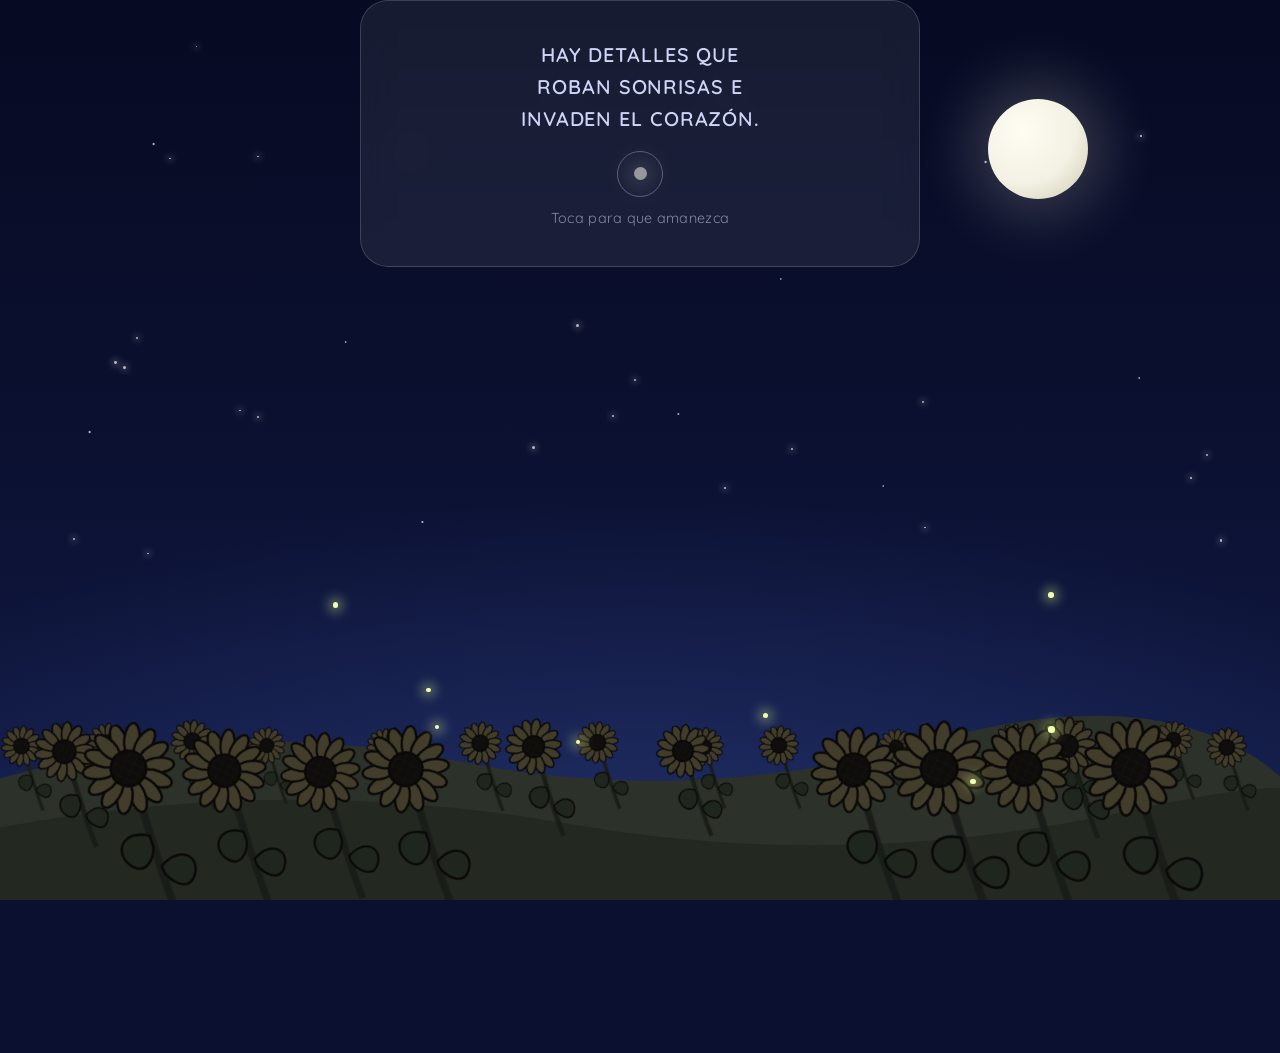
<file: index.html>
<!DOCTYPE html>
<html lang="es">
<head>
<meta charset="UTF-8">
<meta name="viewport" content="width=device-width, initial-scale=1, viewport-fit=cover">
<meta name="color-scheme" content="dark light">
<meta name="theme-color" content="#0b1030">
<title>Para ti 💛</title>

<!-- ============================================================
     TARJETA DEL ENLACE
     Esto es lo que se ve al compartir el link: título, texto y
     miniatura. Cambia TU-USUARIO por tu usuario de GitHub en las
     dos líneas marcadas y nada más.
     ============================================================ -->
<meta property="og:type" content="website">
<meta property="og:title" content="Para ti 💛">
<meta property="og:description" content="Ábrelo cuando tengas un minuto.">
<meta property="og:url" content="https://TU-USUARIO.github.io/para-ti/">
<meta property="og:image" content="https://TU-USUARIO.github.io/para-ti/vista-previa.png">
<meta property="og:image:width" content="1200">
<meta property="og:image:height" content="630">
<meta name="twitter:card" content="summary_large_image">
<meta name="description" content="Ábrelo cuando tengas un minuto.">

<!-- Icono de la pestaña: un corazón, sin archivo aparte -->
<link rel="icon" href="data:image/svg+xml,%3Csvg xmlns='http://www.w3.org/2000/svg' viewBox='0 0 32 32'%3E%3Ctext y='27' font-size='27'%3E%F0%9F%92%9B%3C/text%3E%3C/svg%3E">

<!-- ============================================================
     TIPOGRAFÍA · Google Fonts
     Quicksand → lectura general · Caveat → revelación final
     ============================================================ -->
<link rel="preconnect" href="https://fonts.googleapis.com">
<link rel="preconnect" href="https://fonts.gstatic.com" crossorigin>
<link href="https://fonts.googleapis.com/css2?family=Caveat:wght@500;700&family=Quicksand:wght@400;500;600&display=swap" rel="stylesheet">

<style>
/* ============================================================
   01 · RESET Y BASES
   ============================================================ */
*, *::before, *::after { box-sizing: border-box; margin: 0; padding: 0; }

html, body {
  height: 100%;
  overflow: hidden;                 /* escena fija: sin scroll ni desbordes */
  overscroll-behavior: none;
}

body {
  font-family: 'Quicksand', system-ui, -apple-system, 'Segoe UI', sans-serif;
  background: #0b1030;
  color: var(--tinta);
  -webkit-font-smoothing: antialiased;
}

img { display: block; max-width: 100%; }
button { font: inherit; color: inherit; background: none; border: 0; cursor: pointer; }

:focus-visible {
  outline: 2px solid var(--foco);
  outline-offset: 6px;
  border-radius: 999px;
}

/* ============================================================
   02 · SISTEMA DE TOKENS
   ============================================================ */
:root {
  /* Noche */
  --noche-cenit:  #060a22;
  --noche-media:  #101a45;
  --noche-baja:   #26356f;
  --luna:         #f3f1e3;

  /* Día */
  --alba:         #ffd9a3;
  --dia-baja:     #ffeccd;
  --dia-media:    #a5d9f2;
  --dia-alta:     #4fa8e0;
  --sol:          #fff3c0;

  /* Tierra y campo */
  --colina-lejos: #7fae5e;
  --colina-cerca: #5d9247;
  --surco:        #4a7c3a;

  /* Girasol (paleta tomada de la ilustración de referencia) */
  --petalo:       #ffc81e;
  --petalo-hondo: #f0a81a;
  --corazon:      #3b2a18;
  --trama:        #6d4c28;
  --hoja:         #4a8a3a;
  --contorno:     #241c14;

  /* Texto y utilidades */
  --tinta:        #cdd6f7;
  --tinta-dia:    #2b3a52;
  --vidrio-borde: rgba(255, 255, 255, .38);
  --foco:         #ffd166;

  /* Física del movimiento */
  --entrada:      cubic-bezier(.16, 1, .30, 1);
  --rebote:       cubic-bezier(.34, 1.56, .64, 1);

  /* Duraciones */
  --t-cielo:      2600ms;

  /* Activo externo: sustituir la ruta para cambiar el ramo */
  --img-ramo:     url("girasoles.png");
}

/* ============================================================
   03 · ESCENARIO · capas apiladas (cielo → astros → paisaje → texto)
   ============================================================ */
.escena {
  position: relative;
  display: grid;
  place-items: center;
  width: 100%;
  height: 100dvh;
  min-height: 100vh;
  isolation: isolate;               /* confina los mix-blend-mode internos */
}

.capa {
  position: absolute;
  inset: 0;
  pointer-events: none;
  will-change: opacity;
}

.cielo--noche {
  z-index: 0;
  background:
    radial-gradient(130% 85% at 50% 108%, var(--noche-baja) 0%, transparent 62%),
    linear-gradient(180deg, var(--noche-cenit) 0%, #0b1030 46%, var(--noche-media) 100%);
  transition: opacity var(--t-cielo) var(--entrada);
}

.cielo--dia {
  z-index: 1;
  opacity: 0;
  background:
    radial-gradient(95% 62% at 22% 92%, var(--alba) 0%, transparent 62%),
    linear-gradient(180deg, var(--dia-alta) 0%, var(--dia-media) 46%, var(--dia-baja) 100%);
  transition: opacity var(--t-cielo) var(--entrada);
}

/* Estrellas estáticas: el modo noche no se mueve hasta la interacción */
.estrellas {
  z-index: 2;
  background-image:
    radial-gradient(1.6px 1.6px at 12% 16%, #fff, transparent),
    radial-gradient(1.3px 1.3px at 27% 38%, #e6edff, transparent),
    radial-gradient(1.8px 1.8px at 44% 11%, #fff, transparent),
    radial-gradient(1.2px 1.2px at 61% 31%, #dde6ff, transparent),
    radial-gradient(1.7px 1.7px at 77% 18%, #fff, transparent),
    radial-gradient(1.3px 1.3px at 89% 42%, #eaf0ff, transparent),
    radial-gradient(1.5px 1.5px at 33% 58%, #fff, transparent),
    radial-gradient(1.2px 1.2px at 69% 54%, #d9e3ff, transparent),
    radial-gradient(1.6px 1.6px at 7%  48%, #fff, transparent),
    radial-gradient(1.4px 1.4px at 53% 46%, #f0f4ff, transparent);
  transition: opacity 1400ms var(--entrada);
}

.luna {
  position: absolute;
  z-index: 3;
  top: 11%;
  right: 15%;
  width: clamp(54px, 8.5vw, 100px);
  aspect-ratio: 1;
  border-radius: 50%;
  background: radial-gradient(circle at 34% 32%, #fffdf3 0%, var(--luna) 56%, #cec8b1 100%);
  box-shadow: 0 0 60px 18px rgba(243, 241, 227, .2);
  transform: translate3d(0, 0, 0);
  transition: transform 2400ms var(--entrada), opacity 1600ms var(--entrada);
}

/* Sol: entra desde bajo el horizonte con sobreimpulso */
.sol {
  position: absolute;
  z-index: 3;
  bottom: 26%;
  left: 15%;
  width: clamp(90px, 15vw, 180px);
  aspect-ratio: 1;
  border-radius: 50%;
  background: radial-gradient(circle at 50% 50%, #fffdf0 0%, var(--sol) 48%, #ffcd72 100%);
  box-shadow: 0 0 90px 34px rgba(255, 210, 120, .45);
  opacity: 0;
  transform: translate3d(0, 48vh, 0) scale(.5);
  transition: transform 2700ms var(--rebote), opacity 1800ms var(--entrada);
  will-change: transform, opacity;
}

/* Nubes: sólo aparecen de día y derivan lentamente */
.nube {
  position: absolute;
  z-index: 4;
  height: clamp(24px, 3.6vw, 44px);
  width: clamp(86px, 15vw, 200px);
  border-radius: 999px;
  background: rgba(255, 255, 255, .8);
  opacity: 0;
  transform: translate3d(0, -16px, 0);
  transition: opacity 1600ms var(--entrada), transform 1600ms var(--entrada);
}
.nube::before, .nube::after {
  content: ""; position: absolute; bottom: 34%; border-radius: 50%; background: inherit;
}
.nube::before { left: 18%; width: 46%; aspect-ratio: 1; }
.nube::after  { right: 16%; width: 34%; aspect-ratio: 1; }
.nube--a { top: 14%; left: -16%; }
.nube--b { top: 25%; left: 48%; }

/* ============================================================
   03b · VIDA DE LA ESCENA
   Estrellas que titilan y derivan, luciérnagas que revolotean
   de noche, y mariposas que cruzan el campo de día.
   Todo con ciclos largos y desfasados: nada late al mismo
   tiempo, así el movimiento se lee como respiración y no
   como parpadeo.
   ============================================================ */

/* --- Estrellas --- */
.estrella {
  position: absolute;
  left: var(--x);
  top: var(--y);
  animation: vagar var(--deriva) ease-in-out var(--del) infinite alternate;
}
.estrella::after {
  content: "";
  display: block;
  width: var(--s);
  height: var(--s);
  border-radius: 50%;
  background: #fff;
  box-shadow: 0 0 7px 1.5px rgba(255, 255, 255, .5);
  opacity: .7;
  animation: titilar var(--dur) ease-in-out var(--del) infinite alternate;
}

/* Deriva casi imperceptible: unos pocos píxeles en decenas de segundos */
@keyframes vagar {
  from { transform: translate3d(0, 0, 0); }
  to   { transform: translate3d(var(--dx), var(--dy), 0); }
}
@keyframes titilar {
  from { opacity: .22; transform: scale(.82); }
  to   { opacity: 1;   transform: scale(1.06); }
}

/* --- Luciérnagas --- */
.nocturnos {
  position: absolute;
  inset: 0;
  z-index: 6;
  pointer-events: none;
  transition: opacity 1800ms var(--entrada);
}
.luciernaga {
  position: absolute;
  left: var(--x);
  top: var(--y);
  width: var(--s);
  height: var(--s);
  border-radius: 50%;
  background: #f2ffb0;
  box-shadow: 0 0 12px 4px rgba(226, 255, 150, .45);
  animation:
    revolotear var(--dur) ease-in-out var(--del) infinite alternate,
    latir var(--pulso) ease-in-out var(--del) infinite alternate;
}
/* Recorrido errático pero lento: el vuelo nunca repite el mismo tramo */
@keyframes revolotear {
  0%   { transform: translate3d(0, 0, 0); }
  25%  { transform: translate3d(var(--a), var(--b), 0); }
  50%  { transform: translate3d(var(--c), var(--d), 0); }
  75%  { transform: translate3d(var(--e), var(--f), 0); }
  100% { transform: translate3d(var(--g), var(--h), 0); }
}
@keyframes latir {
  from { opacity: .15; }
  to   { opacity: .95; }
}

/* --- Mariposas --- */
.diurnos {
  position: absolute;
  inset: 0;
  z-index: 9;
  pointer-events: none;
  opacity: 0;
  transition: opacity 1600ms var(--entrada);
}
.mariposa {
  position: absolute;
  top: var(--y);
  left: 0;
  width: var(--w);
  height: auto;
  overflow: visible;
  animation: cruzar var(--dur) linear var(--del) infinite;
}
.mariposa .ala {
  transform-origin: 22px 16px;
  animation: aletear var(--aleteo) ease-in-out infinite alternate;
}
/* Travesía completa del encuadre, con altibajos suaves */
@keyframes cruzar {
  0%   { transform: translate3d(-12vw, 0, 0) rotate(-5deg); }
  25%  { transform: translate3d(20vw, -7vh, 0) rotate(4deg); }
  50%  { transform: translate3d(50vw, 1vh, 0) rotate(-3deg); }
  75%  { transform: translate3d(78vw, -6vh, 0) rotate(5deg); }
  100% { transform: translate3d(112vw, 0, 0) rotate(-5deg); }
}
@keyframes aletear {
  from { transform: scaleX(1); }
  to   { transform: scaleX(.32); }
}

/* ============================================================
   04 · PAISAJE · SVG del campo de girasoles
   Ocupa el tercio inferior y escala con `slice` para cubrir
   cualquier proporción sin deformarse.
   ============================================================ */
.paisaje {
  position: absolute;
  z-index: 5;
  inset: auto 0 0 0;
  width: 100%;
  height: clamp(200px, 42vh, 460px);
  pointer-events: none;
  /* De noche el campo queda apagado; el amanecer le devuelve el color */
  filter: brightness(.30) saturate(.35) blur(.2px);
  transition: filter var(--t-cielo) var(--entrada);
  will-change: filter;
}

.colina { transition: fill var(--t-cielo) var(--entrada); }

/* Cada planta rota sobre la base de su tallo (heliotropismo) */
.planta {
  pointer-events: auto;
  cursor: default;
}
.planta__cuerpo {
  transform-box: fill-box;
  transform-origin: 50% 100%;
  transform: rotate(-19deg) scale(.94);   /* de noche: cabizbajo */
  transition: transform 1500ms var(--rebote);
  will-change: transform;
}

/* Interacción menor: al pasar, tocar o enfocar, el girasol asiente */
.planta:hover  .planta__cuerpo,
.planta:focus  .planta__cuerpo,
.planta:active .planta__cuerpo {
  transform: rotate(calc(var(--giro, 0deg) + 7deg)) scale(1.03);
  transition-duration: 520ms;
}

/* Cada girasol guarda un detalle. El texto vive dentro de un ancla
   con la escala invertida, así todas las frases miden lo mismo
   aunque las plantas estén a distintas profundidades. */
.planta__globo {
  opacity: 0;
  transform: translateY(10px);
  transition: opacity 320ms var(--entrada), transform 460ms var(--rebote);
  pointer-events: none;
}

.planta__frase {
  font-family: 'Caveat', cursive;
  font-size: 30px;
  font-weight: 700;
  fill: #22364f;
  stroke: #fffdf6;                  /* halo: legible sobre cielo o campo */
  stroke-width: 7;
  paint-order: stroke fill;
  stroke-linejoin: round;
}

/* Las frases sólo existen de día */
.es-dia .planta:hover  .planta__globo,
.es-dia .planta:focus  .planta__globo,
.es-dia .planta:active .planta__globo {
  opacity: 1;
  transform: translateY(0);
}

/* ============================================================
   05 · RAMO · activo externo fusionado con el cielo
   `mix-blend-mode: multiply` disuelve el fondo blanco del PNG
   contra el degradado: de noche se oscurece solo, de día se aclara.
   ============================================================ */
.ramo {
  position: absolute;
  z-index: 8;
  left: 50%;
  bottom: 0;
  width: clamp(220px, 34vw, 430px);
  aspect-ratio: 464 / 358;
  background: var(--img-ramo) center bottom / contain no-repeat;
  opacity: 0;
  transform: translate3d(-50%, 90px, 0);
  transition: transform 1500ms var(--rebote), opacity 1100ms var(--entrada);
  pointer-events: none;
  will-change: transform, opacity;
}

/* Utilidad de fusión reutilizable para cualquier recurso con fondo blanco */
.fusion-multiply { mix-blend-mode: multiply; }

/* ============================================================
   06 · DISPARADOR (estado inicial)
   ============================================================ */
.disparador {
  position: relative;
  z-index: 20;
  display: grid;
  gap: 1rem;
  justify-items: center;
  width: min(560px, 88vw);
  padding: clamp(1.6rem, 5vw, 2.4rem) clamp(1.6rem, 6vw, 2.8rem);
  border-radius: 28px;
  background: rgba(255, 255, 255, .07);
  border: 1px solid rgba(255, 255, 255, .16);
  -webkit-backdrop-filter: blur(14px);
  backdrop-filter: blur(14px);
  transition: opacity 700ms ease, transform 700ms var(--entrada);
}

/* Frase nocturna: mayúsculas espaciadas, el contrapunto sobrio
   de la caligrafía que llega con el día */
.disparador__frase {
  font-size: clamp(1rem, 2.5vw, 1.24rem);
  font-weight: 600;
  text-transform: uppercase;
  letter-spacing: .045em;
  line-height: 1.6;
  max-width: 30ch;
  text-align: center;
  text-wrap: balance;
}

.disparador__pista {
  display: grid;
  gap: .8rem;
  justify-items: center;
  font-size: clamp(.78rem, 2vw, .9rem);
  opacity: .58;
  letter-spacing: .02em;
}

.disparador__anillo {
  width: 46px; height: 46px; border-radius: 50%;
  border: 1.5px solid rgba(255, 255, 255, .5);
  display: grid; place-items: center;
}
.disparador__anillo::after {
  content: ""; width: 13px; height: 13px; border-radius: 50%;
  background: var(--luna);
  box-shadow: 0 0 22px 6px rgba(243, 241, 227, .35);
}

/* ============================================================
   07 · TARJETA DE MENSAJE · Glassmorphism
   ============================================================ */
.mensaje {
  position: relative;
  z-index: 15;
  width: min(540px, 88vw);
  margin-bottom: clamp(60px, 16vh, 150px);   /* despeja el ramo inferior */
  padding: clamp(1.5rem, 5vw, 2.6rem);
  border-radius: 26px;
  background: rgba(255, 255, 255, .24);
  border: 1px solid var(--vidrio-borde);
  -webkit-backdrop-filter: blur(20px) saturate(150%);
  backdrop-filter: blur(20px) saturate(150%);
  box-shadow: 0 22px 60px -22px rgba(30, 45, 70, .45),
              inset 0 1px 0 rgba(255, 255, 255, .5);
  color: var(--tinta-dia);
  text-align: center;
  opacity: 0;
  visibility: hidden;
  transform: translate3d(0, 34px, 0) scale(.97);
  transition: transform 1200ms var(--rebote),
              opacity 900ms var(--entrada),
              visibility 0s linear 1200ms;
}

/* Mensaje del día: la caligrafía es la revelación, así que aquí
   vive Caveat y no en un remate suelto al final */
.linea {
  font-family: 'Caveat', cursive;
  font-size: clamp(1.55rem, 4.6vw, 2.15rem);
  font-weight: 500;
  line-height: 1.35;
  color: #1f3350;
  max-width: 22ch;
  text-wrap: balance;
  margin-inline: auto;
  opacity: 0;
  transform: translate3d(0, 24px, 0);
  filter: blur(5px);
  transition: transform 900ms var(--entrada),
              opacity 900ms var(--entrada),
              filter 900ms var(--entrada);
}
.linea + .linea { margin-top: .55rem; }

.firma {
  margin-top: clamp(1.2rem, 3.6vw, 1.7rem);
  padding-top: 1rem;
  border-top: 1px solid rgba(255, 255, 255, .45);
  opacity: 0;
  transition: opacity 500ms var(--entrada);
}

/* El nombre no se desvanece: se escribe. Una máscara `inset` viaja
   de izquierda a derecha, como si alguien pasara el bolígrafo. */
.firma__nombre {
  display: block;
  padding: 0 .12em .08em;
  font-family: 'Caveat', cursive;
  font-weight: 700;
  font-size: clamp(2.6rem, 9vw, 3.6rem);
  line-height: 1.1;
  color: #1b2f4a;
  clip-path: inset(0 100% 0 0);
  transition: clip-path 1500ms cubic-bezier(.62, .05, .38, .98);
}

/* Trazo bajo el nombre, dibujado con el mismo gesto */
.firma__trazo {
  display: block;
  width: min(210px, 60%);
  height: 12px;
  margin: .1rem auto 0;
  overflow: visible;
}
.firma__trazo path {
  fill: none;
  stroke: #d99b16;
  stroke-width: 3.4;
  stroke-linecap: round;
  stroke-dasharray: 230;
  stroke-dashoffset: 230;
  transition: stroke-dashoffset 900ms var(--entrada);
}

.firma__pie {
  display: block;
  margin-top: .55rem;
  font-family: 'Caveat', cursive;
  font-size: clamp(1.1rem, 3.2vw, 1.35rem);
  font-weight: 500;
  color: #3c5170;
  opacity: 0;
  transition: opacity 700ms var(--entrada);
}

/* ============================================================
   08 · CONTROLES INFERIORES
   ============================================================ */
.pie {
  position: absolute;
  z-index: 25;
  left: 50%;
  bottom: max(1rem, env(safe-area-inset-bottom));
  display: flex;
  flex-wrap: wrap;
  gap: .6rem 1rem;
  align-items: center;
  justify-content: center;
  width: max-content;
  max-width: 92vw;
  transform: translateX(-50%) translateY(10px);
  opacity: 0;
  visibility: hidden;
  transition: opacity 600ms ease 5600ms,
              transform 600ms var(--entrada) 5600ms,
              visibility 0s linear 6200ms;
}
.pie__pista {
  font-size: .85rem;
  color: var(--tinta-dia);
  opacity: .7;
}
.regreso {
  padding: .55rem 1.2rem;
  border-radius: 999px;
  font-size: .86rem;
  font-weight: 500;
  color: var(--tinta-dia);
  background: rgba(255, 255, 255, .34);
  border: 1px solid var(--vidrio-borde);
  -webkit-backdrop-filter: blur(10px);
  backdrop-filter: blur(10px);
}
.regreso:hover { background: rgba(255, 255, 255, .5); }

/* ============================================================
   09 · MÁQUINA DE ESTADOS
   Toda la coreografía cuelga de una sola clase en <body>.
   ============================================================ */
.es-dia .cielo--noche { opacity: 0; }
.es-dia .cielo--dia   { opacity: 1; }
.es-dia .estrellas    { opacity: 0; }
.es-dia .luna         { opacity: 0; transform: translate3d(16px, -24vh, 0) scale(.85); }
.es-dia .sol          { opacity: 1; transform: translate3d(0, 0, 0) scale(1); }

.es-dia .nube   { opacity: .88; transition-delay: 1800ms; animation: deriva 46s linear 2600ms infinite; }
.es-dia .nube--b{ transition-delay: 2200ms; animation-duration: 64s; animation-delay: 3200ms; }

@keyframes deriva {
  from { transform: translate3d(0, 0, 0); }
  to   { transform: translate3d(130vw, 0, 0); }
}

/* La vida de la escena se releva: se apagan las luciérnagas,
   salen las mariposas */
.es-dia .nocturnos { opacity: 0; }
.es-dia .diurnos   { opacity: 1; transition-delay: 2000ms; }
.es-dia .estrella  { animation-play-state: paused; }

/* El campo recupera color con el mismo ritmo que el cielo */
.es-dia .paisaje { filter: brightness(1) saturate(1); }

/* Los girasoles se enderezan y giran hacia el sol, en cascada */
.es-dia .planta__cuerpo {
  transform: rotate(var(--giro, 0deg)) scale(1);
  transition-delay: var(--retraso, 0ms);
}

.es-dia .disparador { opacity: 0; transform: translate3d(0, -14px, 0); pointer-events: none; }

.es-dia .mensaje {
  opacity: 1;
  visibility: visible;
  transform: translate3d(0, 0, 0) scale(1);
  transition-delay: 700ms, 700ms, 0s;
}

/* Cascada de lectura secuencial */
.es-dia .linea { opacity: 1; transform: translate3d(0, 0, 0); filter: blur(0); }
.es-dia .linea:nth-of-type(1) { transition-delay: 1150ms; }
.es-dia .linea:nth-of-type(2) { transition-delay: 1800ms; }
.es-dia .linea:nth-of-type(3) { transition-delay: 2450ms; }

.es-dia .firma {
  opacity: 1;
  transition-delay: 3200ms;
}
.es-dia .firma__nombre {
  clip-path: inset(0 0 0 0);
  transition-delay: 3350ms;
}
.es-dia .firma__trazo path {
  stroke-dashoffset: 0;
  transition-delay: 4500ms;
}
.es-dia .firma__pie {
  opacity: .85;
  transition-delay: 5000ms;
}

.es-dia .ramo {
  opacity: 1;
  transform: translate3d(-50%, 0, 0);
  transition-delay: 2400ms;
}

.es-dia .pie { opacity: 1; visibility: visible; transform: translateX(-50%) translateY(0); }

/* ============================================================
   10 · RESPONSIVIDAD
   ============================================================ */

/* Móvil vertical */
@media (max-width: 600px) {
  .sol   { bottom: 30%; left: 8%; }
  .luna  { top: 9%; right: 8%; }
  .nube--b { display: none; }
  .mensaje { width: 92vw; border-radius: 22px; margin-bottom: clamp(90px, 20vh, 170px); }
  .ramo  { width: clamp(200px, 62vw, 300px); }
  .paisaje { height: clamp(180px, 34vh, 320px); }
}

/* Alturas cortas (móvil apaisado): la escena se comprime sin romperse */
@media (max-height: 540px) {
  .paisaje { height: 46vh; }
  .sol { bottom: 12%; width: clamp(64px, 11vw, 110px); }
  .mensaje { padding: 1rem 1.3rem; margin-bottom: 3.4rem; }
  .linea + .linea { margin-top: .55rem; }
  .firma { margin-top: .8rem; padding-top: .7rem; }
  .ramo { width: clamp(150px, 22vw, 240px); }
}

/* Monitores ultrawide: se contiene la escala y se recentra la composición */
@media (min-width: 1600px) {
  .mensaje { width: 600px; }
  .sol  { left: 24%; }
  .luna { right: 24%; }
  .ramo { width: 460px; }
  .paisaje { height: clamp(320px, 40vh, 520px); }
}

/* Movimiento reducido: se conserva la narrativa, se anula la física */
@media (prefers-reduced-motion: reduce) {
  *, *::before, *::after {
    transition-duration: 240ms !important;
    transition-delay: 0ms !important;
    animation: none !important;
  }
  .linea, .firma, .sol, .planta__cuerpo { transform: none !important; filter: none !important; }
  .firma__nombre { clip-path: none !important; }
  .firma__trazo path { stroke-dashoffset: 0 !important; }
  .planta__globo { transform: none !important; }
  .ramo { transform: translate3d(-50%, 0, 0) !important; }
}
</style>
</head>

<body>
<main class="escena">

  <!-- ---------- Entorno ---------- -->
  <div class="capa cielo--noche" aria-hidden="true"></div>
  <div class="capa cielo--dia" aria-hidden="true"></div>
  <div class="capa estrellas" aria-hidden="true">
    <span class="estrella" style="--x:45.0%; --y:36.0%; --s:3.1px; --dur:5.6s; --deriva:58.0s; --del:4.1s; --dx:-5.7px; --dy:0.2px"></span>
    <span class="estrella" style="--x:61.8%; --y:49.8%; --s:1.8px; --dur:4.9s; --deriva:42.0s; --del:5.7s; --dx:3.5px; --dy:-6.4px"></span>
    <span class="estrella" style="--x:95.3%; --y:59.9%; --s:2.6px; --dur:6.4s; --deriva:44.0s; --del:0.1s; --dx:0.5px; --dy:-6.2px"></span>
    <span class="estrella" style="--x:20.1%; --y:17.3%; --s:1.6px; --dur:5.6s; --deriva:56.0s; --del:5.9s; --dx:0.3px; --dy:2.0px"></span>
    <span class="estrella" style="--x:49.5%; --y:42.1%; --s:2.3px; --dur:4.7s; --deriva:78.0s; --del:7.0s; --dx:6.1px; --dy:2.9px"></span>
    <span class="estrella" style="--x:32.0%; --y:16.6%; --s:2.1px; --dur:3.7s; --deriva:69.0s; --del:2.8s; --dx:6.2px; --dy:-1.6px"></span>
    <span class="estrella" style="--x:93.0%; --y:53.0%; --s:1.6px; --dur:4.4s; --deriva:74.0s; --del:3.3s; --dx:8.6px; --dy:-1.4px"></span>
    <span class="estrella" style="--x:8.9%; --y:40.1%; --s:2.8px; --dur:4.7s; --deriva:41.0s; --del:2.3s; --dx:8.4px; --dy:3.6px"></span>
    <span class="estrella" style="--x:13.2%; --y:17.5%; --s:1.8px; --dur:3.7s; --deriva:70.0s; --del:1.2s; --dx:1.1px; --dy:-0.7px"></span>
    <span class="estrella" style="--x:20.1%; --y:46.2%; --s:1.8px; --dur:6.5s; --deriva:43.0s; --del:2.9s; --dx:-5.2px; --dy:-3.2px"></span>
    <span class="estrella" style="--x:94.2%; --y:50.4%; --s:2.1px; --dur:7.6s; --deriva:46.0s; --del:2.8s; --dx:6.4px; --dy:2.0px"></span>
    <span class="estrella" style="--x:11.5%; --y:61.4%; --s:1.9px; --dur:4.6s; --deriva:69.0s; --del:2.3s; --dx:-3.7px; --dy:-6.0px"></span>
    <span class="estrella" style="--x:10.6%; --y:37.4%; --s:2.0px; --dur:6.3s; --deriva:53.0s; --del:3.2s; --dx:8.3px; --dy:-0.2px"></span>
    <span class="estrella" style="--x:56.6%; --y:54.1%; --s:1.9px; --dur:4.1s; --deriva:74.0s; --del:5.7s; --dx:-4.5px; --dy:-4.3px"></span>
    <span class="estrella" style="--x:72.2%; --y:58.5%; --s:1.9px; --dur:8.0s; --deriva:73.0s; --del:4.2s; --dx:-1.4px; --dy:-5.5px"></span>
    <span class="estrella" style="--x:5.7%; --y:59.8%; --s:2.0px; --dur:6.8s; --deriva:48.0s; --del:5.8s; --dx:1.7px; --dy:-2.9px"></span>
    <span class="estrella" style="--x:18.7%; --y:45.5%; --s:1.7px; --dur:4.5s; --deriva:60.0s; --del:6.0s; --dx:2.1px; --dy:-3.1px"></span>
    <span class="estrella" style="--x:89.1%; --y:15.0%; --s:1.6px; --dur:4.7s; --deriva:56.0s; --del:0.4s; --dx:-5.8px; --dy:-1.8px"></span>
    <span class="estrella" style="--x:56.4%; --y:10.8%; --s:2.2px; --dur:7.7s; --deriva:77.0s; --del:4.6s; --dx:3.4px; --dy:1.2px"></span>
    <span class="estrella" style="--x:15.3%; --y:5.1%; --s:1.6px; --dur:7.8s; --deriva:66.0s; --del:6.7s; --dx:-8.6px; --dy:1.9px"></span>
    <span class="estrella" style="--x:47.8%; --y:46.1%; --s:2.1px; --dur:8.2s; --deriva:41.0s; --del:3.8s; --dx:4.3px; --dy:5.6px"></span>
    <span class="estrella" style="--x:72.0%; --y:44.5%; --s:2.9px; --dur:7.8s; --deriva:52.0s; --del:4.8s; --dx:7.2px; --dy:5.2px"></span>
    <span class="estrella" style="--x:41.6%; --y:49.6%; --s:3.0px; --dur:6.1s; --deriva:63.0s; --del:2.7s; --dx:1.5px; --dy:1.5px"></span>
    <span class="estrella" style="--x:9.6%; --y:40.7%; --s:3.2px; --dur:7.6s; --deriva:67.0s; --del:2.7s; --dx:4.2px; --dy:1.1px"></span>
  </div>
  <div class="luna" aria-hidden="true"></div>
  <div class="sol" aria-hidden="true"></div>
  <div class="nube nube--a" aria-hidden="true"></div>
  <div class="nube nube--b" aria-hidden="true"></div>

  <!-- Luciérnagas: sólo de noche -->
  <div class="nocturnos" aria-hidden="true">
    <span class="luciernaga" style="--x:45.0%; --y:82.2%; --s:4.2px; --dur:26.0s; --pulso:2.7s; --del:5.4s; --a:-2px; --b:-18px; --c:18px; --d:0px; --e:11px; --f:29px; --g:-22px; --h:-33px;"></span>
    <span class="luciernaga" style="--x:33.3%; --y:76.4%; --s:4.5px; --dur:19.0s; --pulso:5.1s; --del:5.9s; --a:-5px; --b:27px; --c:-16px; --d:11px; --e:-28px; --f:-5px; --g:28px; --h:28px;"></span>
    <span class="luciernaga" style="--x:81.9%; --y:65.8%; --s:5.5px; --dur:20.8s; --pulso:3.0s; --del:4.5s; --a:31px; --b:24px; --c:19px; --d:31px; --e:-21px; --f:-22px; --g:-5px; --h:-15px;"></span>
    <span class="luciernaga" style="--x:26.0%; --y:66.9%; --s:5.6px; --dur:22.9s; --pulso:3.5s; --del:7.6s; --a:44px; --b:-3px; --c:-39px; --d:-32px; --e:34px; --f:-31px; --g:19px; --h:5px;"></span>
    <span class="luciernaga" style="--x:34.0%; --y:80.5%; --s:4.0px; --dur:18.6s; --pulso:3.9s; --del:0.2s; --a:30px; --b:-18px; --c:-33px; --d:-31px; --e:12px; --f:-4px; --g:12px; --h:11px;"></span>
    <span class="luciernaga" style="--x:75.8%; --y:86.5%; --s:5.7px; --dur:19.4s; --pulso:3.9s; --del:1.6s; --a:-45px; --b:-2px; --c:20px; --d:-22px; --e:-21px; --f:-10px; --g:18px; --h:1px;"></span>
    <span class="luciernaga" style="--x:59.6%; --y:79.2%; --s:5.0px; --dur:26.5s; --pulso:5.1s; --del:0.8s; --a:40px; --b:15px; --c:-34px; --d:-3px; --e:12px; --f:28px; --g:-11px; --h:5px;"></span>
    <span class="luciernaga" style="--x:81.9%; --y:80.7%; --s:6.4px; --dur:22.6s; --pulso:4.4s; --del:1.8s; --a:20px; --b:22px; --c:13px; --d:15px; --e:-26px; --f:27px; --g:44px; --h:32px;"></span>
  </div>

  <!-- Mariposas: cruzan el campo cuando ya amaneció -->
  <div class="diurnos" aria-hidden="true">
    <svg class="mariposa" viewBox="0 0 44 32" aria-hidden="true"
         style="--y:18%; --w:30px; --dur:52s; --del:3s; --aleteo:0.82s">
      <g stroke="var(--contorno)" stroke-width="1.6" stroke-linejoin="round">
        <path class="ala" d="M22,16 C11,3 2,7 4,15 C6,23 15,24 22,17 Z" fill="#f7b23c"/>
        <path class="ala" d="M22,16 C33,3 42,7 40,15 C38,23 29,24 22,17 Z" fill="#ffdb96"/>
        <ellipse cx="22" cy="16" rx="1.7" ry="6.5" fill="var(--contorno)" stroke="none"/>
        <path d="M22,10 C20,6 18,5 16,4.5" fill="none" stroke-width="1.2"/>
        <path d="M22,10 C24,6 26,5 28,4.5" fill="none" stroke-width="1.2"/>
      </g>
    </svg>
    <svg class="mariposa" viewBox="0 0 44 32" aria-hidden="true"
         style="--y:34%; --w:38px; --dur:44s; --del:16s; --aleteo:0.7s">
      <g stroke="var(--contorno)" stroke-width="1.6" stroke-linejoin="round">
        <path class="ala" d="M22,16 C11,3 2,7 4,15 C6,23 15,24 22,17 Z" fill="#eb8f4a"/>
        <path class="ala" d="M22,16 C33,3 42,7 40,15 C38,23 29,24 22,17 Z" fill="#ffcf9c"/>
        <ellipse cx="22" cy="16" rx="1.7" ry="6.5" fill="var(--contorno)" stroke="none"/>
        <path d="M22,10 C20,6 18,5 16,4.5" fill="none" stroke-width="1.2"/>
        <path d="M22,10 C24,6 26,5 28,4.5" fill="none" stroke-width="1.2"/>
      </g>
    </svg>
    <svg class="mariposa" viewBox="0 0 44 32" aria-hidden="true"
         style="--y:48%; --w:26px; --dur:61s; --del:30s; --aleteo:0.95s">
      <g stroke="var(--contorno)" stroke-width="1.6" stroke-linejoin="round">
        <path class="ala" d="M22,16 C11,3 2,7 4,15 C6,23 15,24 22,17 Z" fill="#f5c518"/>
        <path class="ala" d="M22,16 C33,3 42,7 40,15 C38,23 29,24 22,17 Z" fill="#ffe9a8"/>
        <ellipse cx="22" cy="16" rx="1.7" ry="6.5" fill="var(--contorno)" stroke="none"/>
        <path d="M22,10 C20,6 18,5 16,4.5" fill="none" stroke-width="1.2"/>
        <path d="M22,10 C24,6 26,5 28,4.5" fill="none" stroke-width="1.2"/>
      </g>
    </svg>
  </div>

  <!-- ---------- Paisaje: colinas y campo de girasoles ---------- -->
  <svg class="paisaje" viewBox="0 0 1200 420" preserveAspectRatio="xMidYMax slice" role="group" aria-label="Campo de girasoles">
    <title>Campo de girasoles</title>
    <defs>
      <!-- Trama cruzada del corazón del girasol -->
      <pattern id="trama" width="9" height="9" patternUnits="userSpaceOnUse" patternTransform="rotate(45)">
        <path d="M0 0 V9" stroke="var(--trama)" stroke-width="1.5"/>
        <path d="M0 0 H9" stroke="var(--trama)" stroke-width="1.5"/>
      </pattern>

      <!-- Un solo girasol, reutilizado en todo el campo -->
      <symbol id="girasol" viewBox="0 0 100 210">
        <g stroke="var(--contorno)" stroke-width="2.6" stroke-linejoin="round">
          <!-- Tallo -->
          <path d="M50,64 C51,110 46,152 49,210" fill="none" stroke-width="6.5" stroke="var(--hoja)"/>
          <path d="M50,64 C51,110 46,152 49,210" fill="none" stroke-width="9" stroke="var(--contorno)" opacity=".28"/>
          <!-- Hojas -->
          <path d="M48,122 C24,106 6,126 19,145 C31,161 45,146 48,134 Z" fill="var(--hoja)"/>
          <path d="M50,156 C75,141 92,160 79,177 C67,192 53,173 50,163 Z" fill="var(--hoja)"/>
          <!-- Pétalos: 14 elipses rotadas alrededor del corazón -->
          <g fill="var(--petalo)">
            <ellipse cx="50" cy="17" rx="8" ry="17"/>
            <ellipse cx="50" cy="17" rx="8" ry="17" transform="rotate(25.7 50 48)"/>
            <ellipse cx="50" cy="17" rx="8" ry="17" transform="rotate(51.4 50 48)"/>
            <ellipse cx="50" cy="17" rx="8" ry="17" transform="rotate(77.1 50 48)"/>
            <ellipse cx="50" cy="17" rx="8" ry="17" transform="rotate(102.9 50 48)"/>
            <ellipse cx="50" cy="17" rx="8" ry="17" transform="rotate(128.6 50 48)"/>
            <ellipse cx="50" cy="17" rx="8" ry="17" transform="rotate(154.3 50 48)"/>
            <ellipse cx="50" cy="17" rx="8" ry="17" transform="rotate(180 50 48)"/>
            <ellipse cx="50" cy="17" rx="8" ry="17" transform="rotate(205.7 50 48)"/>
            <ellipse cx="50" cy="17" rx="8" ry="17" transform="rotate(231.4 50 48)"/>
            <ellipse cx="50" cy="17" rx="8" ry="17" transform="rotate(257.1 50 48)"/>
            <ellipse cx="50" cy="17" rx="8" ry="17" transform="rotate(282.9 50 48)"/>
            <ellipse cx="50" cy="17" rx="8" ry="17" transform="rotate(308.6 50 48)"/>
            <ellipse cx="50" cy="17" rx="8" ry="17" transform="rotate(334.3 50 48)"/>
          </g>
          <!-- Corazón -->
          <circle cx="50" cy="48" r="18.5" fill="var(--corazon)"/>
          <circle cx="50" cy="48" r="18.5" fill="url(#trama)" opacity=".5" stroke="none"/>
          <circle cx="50" cy="48" r="18.5" fill="none"/>
        </g>
      </symbol>
    </defs>

    <!-- Colinas -->
    <path class="colina" fill="var(--colina-lejos)"
          d="M0,306 Q210,246 430,290 T870,272 T1200,304 L1200,420 L0,420 Z"/>
    <path class="colina" fill="var(--colina-cerca)"
          d="M0,352 Q270,302 530,348 T1050,338 T1200,360 L1200,420 L0,420 Z"/>

    <!-- Campo lejano: escala pequeña, giro leve, sólo decorativo -->
    <g class="planta" aria-hidden="true" transform="translate(20,248) scale(.42)"  style="--giro:-7deg; --retraso:1500ms"><g class="planta__cuerpo"><use href="#girasol" width="100" height="210"/></g></g>
    <g class="planta" aria-hidden="true" transform="translate(180,242) scale(.44)" style="--giro:-5deg; --retraso:1650ms"><g class="planta__cuerpo"><use href="#girasol" width="100" height="210"/></g></g>
    <g class="planta" aria-hidden="true" transform="translate(560,244) scale(.43)" style="--giro:-9deg; --retraso:1800ms"><g class="planta__cuerpo"><use href="#girasol" width="100" height="210"/></g></g>
    <g class="planta" aria-hidden="true" transform="translate(660,250) scale(.40)" style="--giro:-4deg; --retraso:1950ms"><g class="planta__cuerpo"><use href="#girasol" width="100" height="210"/></g></g>
    <g class="planta" aria-hidden="true" transform="translate(1000,240) scale(.45)" style="--giro:-6deg; --retraso:2100ms"><g class="planta__cuerpo"><use href="#girasol" width="100" height="210"/></g></g>
    <g class="planta" aria-hidden="true" transform="translate(1150,250) scale(.41)" style="--giro:-8deg; --retraso:2250ms"><g class="planta__cuerpo"><use href="#girasol" width="100" height="210"/></g></g>

    <g class="planta" aria-hidden="true" transform="translate(100,246) scale(.40)" style="--giro:-6deg; --retraso:1420ms"><g class="planta__cuerpo"><use href="#girasol" width="100" height="210"/></g></g>
    <g class="planta" aria-hidden="true" transform="translate(250,250) scale(.38)" style="--giro:-9deg; --retraso:1580ms"><g class="planta__cuerpo"><use href="#girasol" width="100" height="210"/></g></g>
    <g class="planta" aria-hidden="true" transform="translate(360,252) scale(.36)" style="--giro:-4deg; --retraso:1730ms"><g class="planta__cuerpo"><use href="#girasol" width="100" height="210"/></g></g>
    <g class="planta" aria-hidden="true" transform="translate(450,244) scale(.44)" style="--giro:-7deg; --retraso:1880ms"><g class="planta__cuerpo"><use href="#girasol" width="100" height="210"/></g></g>
    <g class="planta" aria-hidden="true" transform="translate(730,248) scale(.41)" style="--giro:-5deg; --retraso:2020ms"><g class="planta__cuerpo"><use href="#girasol" width="100" height="210"/></g></g>
    <g class="planta" aria-hidden="true" transform="translate(840,252) scale(.37)" style="--giro:-8deg; --retraso:2170ms"><g class="planta__cuerpo"><use href="#girasol" width="100" height="210"/></g></g>
    <g class="planta" aria-hidden="true" transform="translate(950,246) scale(.43)" style="--giro:-6deg; --retraso:2320ms"><g class="planta__cuerpo"><use href="#girasol" width="100" height="210"/></g></g>
    <g class="planta" aria-hidden="true" transform="translate(1100,244) scale(.39)" style="--giro:-10deg; --retraso:2460ms"><g class="planta__cuerpo"><use href="#girasol" width="100" height="210"/></g></g>

    <!-- Media distancia: rellenan el centro, tras el ramo -->
    <g class="planta" aria-hidden="true" transform="translate(500,238) scale(.58)" style="--giro:-7deg; --retraso:2600ms"><g class="planta__cuerpo"><use href="#girasol" width="100" height="210"/></g></g>
    <g class="planta" aria-hidden="true" transform="translate(640,244) scale(.55)" style="--giro:-5deg; --retraso:2740ms"><g class="planta__cuerpo"><use href="#girasol" width="100" height="210"/></g></g>
    <g class="planta" aria-hidden="true" transform="translate(60,240) scale(.62)" style="--giro:-11deg; --retraso:2880ms"><g class="planta__cuerpo"><use href="#girasol" width="100" height="210"/></g></g>
    <g class="planta" aria-hidden="true" transform="translate(1000,236) scale(.60)" style="--giro:-9deg; --retraso:3020ms"><g class="planta__cuerpo"><use href="#girasol" width="100" height="210"/></g></g>

    <!-- ============================================================
         PRIMER PLANO · cada girasol guarda un detalle
         Para cambiar una frase basta con editar el <title> y el
         <text> de la misma planta. El ancla lleva la escala inversa
         (1 ÷ escala de la planta) para que todas midan igual.
         ============================================================ -->
    <g class="planta" tabindex="0" transform="translate(120,234) scale(.95)" style="--giro:-11deg; --retraso:2400ms">
      <title>Tu forma de ser</title>
      <g class="planta__cuerpo"><use href="#girasol" width="100" height="210"/></g>
      <g transform="scale(1.0526)"><g class="planta__globo"><text class="planta__frase" x="47.5" y="-0.4" text-anchor="middle">Tu forma de ser</text></g></g>
    </g>

    <g class="planta" tabindex="0" transform="translate(300,246) scale(.82)" style="--giro:-8deg; --retraso:2550ms">
      <title>Tu risa</title>
      <g class="planta__cuerpo"><use href="#girasol" width="100" height="210"/></g>
      <g transform="scale(1.2195)"><g class="planta__globo"><text class="planta__frase" x="41" y="-6.6" text-anchor="middle">Tu risa</text></g></g>
    </g>

    <g class="planta" tabindex="0" transform="translate(380,238) scale(.90)" style="--giro:-6deg; --retraso:2700ms">
      <title>Cómo escuchas</title>
      <g class="planta__cuerpo"><use href="#girasol" width="100" height="210"/></g>
      <g transform="scale(1.1111)"><g class="planta__globo"><text class="planta__frase" x="45" y="-2.8" text-anchor="middle">Cómo escuchas</text></g></g>
    </g>

    <g class="planta" tabindex="0" transform="translate(800,240) scale(.88)" style="--giro:-5deg; --retraso:2850ms">
      <title>Tu paciencia</title>
      <g class="planta__cuerpo"><use href="#girasol" width="100" height="210"/></g>
      <g transform="scale(1.1364)"><g class="planta__globo"><text class="planta__frase" x="44" y="-3.8" text-anchor="middle">Tu paciencia</text></g></g>
    </g>

    <g class="planta" tabindex="0" transform="translate(880,232) scale(.98)" style="--giro:-9deg; --retraso:3000ms">
      <title>Tu manera de mirar</title>
      <g class="planta__cuerpo"><use href="#girasol" width="100" height="210"/></g>
      <g transform="scale(1.0204)"><g class="planta__globo"><text class="planta__frase" x="49" y="1" text-anchor="middle">Tu manera de mirar</text></g></g>
    </g>

    <g class="planta" tabindex="0" transform="translate(1060,230) scale(1)" style="--giro:-12deg; --retraso:3150ms">
      <title>Cuando te emocionas</title>
      <g class="planta__cuerpo"><use href="#girasol" width="100" height="210"/></g>
      <g transform="scale(1)"><g class="planta__globo"><text class="planta__frase" x="50" y="2" text-anchor="middle">Cuando te emocionas</text></g></g>
    </g>

    <g class="planta" tabindex="0" transform="translate(210,242) scale(.86)" style="--giro:-7deg; --retraso:3300ms">
      <title>Tu voz</title>
      <g class="planta__cuerpo"><use href="#girasol" width="100" height="210"/></g>
      <g transform="scale(1.1628)"><g class="planta__globo"><text class="planta__frase" x="43" y="-4.7" text-anchor="middle">Tu voz</text></g></g>
    </g>

    <g class="planta" tabindex="0" transform="translate(960,236) scale(.92)" style="--giro:-10deg; --retraso:3450ms">
      <title>Tu esencia</title>
      <g class="planta__cuerpo"><use href="#girasol" width="100" height="210"/></g>
      <g transform="scale(1.0870)"><g class="planta__globo"><text class="planta__frase" x="46" y="-1.8" text-anchor="middle">Tu esencia</text></g></g>
    </g>
  </svg>

  <!-- ---------- Ramo (activo externo, fusionado con el cielo) ---------- -->
  <div class="ramo fusion-multiply" role="img" aria-label="Un ramo de girasoles sostenido entre dos manos"></div>

  <!-- ---------- Estado inicial: única superficie interactiva ---------- -->
  <button class="disparador" id="disparador" type="button">
    <span class="disparador__frase">
      Hay detalles que roban sonrisas e invaden el corazón.
    </span>
    <span class="disparador__pista">
      <span class="disparador__anillo" aria-hidden="true"></span>
      Toca para que amanezca
    </span>
  </button>

  <!-- ---------- Narrativa revelada ---------- -->
  <section class="mensaje" aria-live="polite">
    <p class="linea">Eres bonita, inteligente, y única,</p>
    <p class="linea">no necesitas competir ni compararte con nadie,</p>
    <p class="linea">porque tú tienes esa esencia que nadie más tiene.</p>
    <p class="firma">
      <span class="firma__nombre">Sandy</span>
      <svg class="firma__trazo" viewBox="0 0 220 12" aria-hidden="true">
        <path d="M6,8.5 C58,2.5 138,2 214,6.5"/>
      </svg>
      <span class="firma__pie">con mucho amor</span>
    </p>
  </section>

  <!-- ---------- Controles ---------- -->
  <div class="pie">
    <span class="pie__pista">Toca los girasoles del campo</span>
    <button class="regreso" id="regreso" type="button">Volver a la noche</button>
  </div>
</main>

<script>
/* ============================================================
   CONTROLADORES DE ESTADO · Vanilla JS
   Responsabilidad única: capturar el evento y mutar la clase.
   Ninguna animación se calcula aquí; el CSS asume el 100 %.
   ============================================================ */
(function () {
  'use strict';

  var cuerpo     = document.body;
  var disparador = document.getElementById('disparador');
  var regreso    = document.getElementById('regreso');
  var ESTADO_DIA = 'es-dia';

  /* Amanecer: dispara la cascada completa de transiciones */
  function amanecer() {
    if (cuerpo.classList.contains(ESTADO_DIA)) return;
    cuerpo.classList.add(ESTADO_DIA);
    cuerpo.style.setProperty('--tinta', 'var(--tinta-dia)');
  }

  /* Anochecer: revierte al estado inicial y permite repetir la escena */
  function anochecer() {
    cuerpo.classList.remove(ESTADO_DIA);
    cuerpo.style.removeProperty('--tinta');
    disparador.focus({ preventScroll: true });
  }

  disparador.addEventListener('click', amanecer);
  regreso.addEventListener('click', anochecer);
})();
</script>
</body>
</html>
</file>
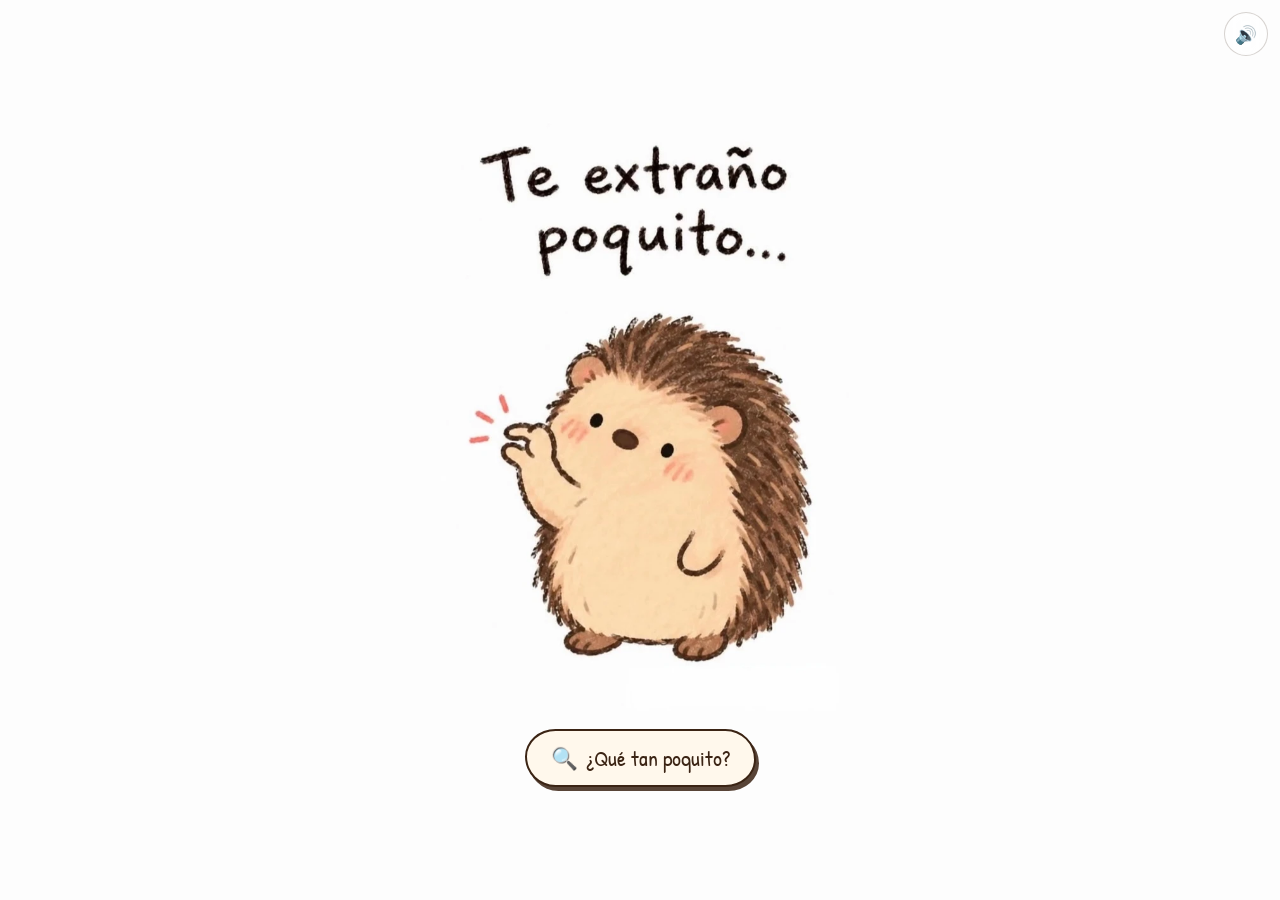
<file: galaxia/index.html>
<!doctype html>
<html lang="es">
<head>
  <meta charset="utf-8" />
  <meta name="viewport" content="width=device-width, initial-scale=1, viewport-fit=cover" />
  <title>Te extraño poquito…</title>
  <meta name="description" content="Un erizo te quiere decir algo: te extraña poquito… o tal vez no tan poquito." />
  <meta property="og:title" content="Te extraño poquito… 🦔" />
  <meta property="og:description" content="Mira bien entre sus deditos ✨" />
  <meta name="theme-color" content="#fbf6ee" />
  <link rel="icon" href="data:image/svg+xml,<svg xmlns='http://www.w3.org/2000/svg' viewBox='0 0 100 100'><text y='.9em' font-size='90'>🦔</text></svg>" />
  <link rel="preconnect" href="https://fonts.googleapis.com" />
  <link rel="preconnect" href="https://fonts.gstatic.com" crossorigin />
  <link href="https://fonts.googleapis.com/css2?family=Patrick+Hand&family=Cormorant+Garamond:ital,wght@0,500;1,500;1,600&family=Quicksand:wght@500;600;700&display=swap" rel="stylesheet" />
  <link rel="stylesheet" href="style.css?v=6" />
</head>
<body>

  <!-- ============ ESCENA 1: el erizo ============ -->
  <section class="scene" id="scene">
    <div class="stage" id="stage">
      <h1 class="sr-only">Te extraño poquito…</h1>

      <button class="hog-btn" id="hogBtn" type="button" aria-label="Mirar de cerca entre sus deditos">
        <span class="hog" id="hog">
          <img id="erizo" src="img/erizo-1.webp" width="660" height="940" alt="Un erizo que dice: te extraño poquito…" draggable="false" />
          <span class="tap-ring" aria-hidden="true"></span>
        </span>
      </button>

      <button class="zoom-btn" id="zoomBtn" type="button">
        <span aria-hidden="true">🔍</span> ¿Qué tan poquito?
      </button>

    </div>
    <canvas id="zoom" aria-hidden="true"></canvas>
    <p class="paint-text" id="paintText">Te extraño una galaxia entera</p>
  </section>

  <!-- ============ ESCENA 2: el universo ============ -->
  <section class="universe" id="universe" aria-hidden="true">
    <canvas id="sky"></canvas>

    <div class="u-text" id="uText" aria-live="polite">
      <p class="line l1">Te extraño una galaxia entera</p>
      <p class="line l2">…aunque, en realidad, me quedé corto.</p>
      <div class="line l3">
        <p class="big">Te extraño como el universo entero</p>
        <p class="sub">infinito, sin bordes, y cada día un poquito más grande ✨</p>
      </div>
    </div>

    <p class="u-hint" id="uHint">Toca el cielo: cada estrella es una vez que pensé en ti</p>
    <p class="u-count" id="uCount" hidden>✨ <strong id="countNum">0</strong> <span id="countLbl">estrellas</span> para ti</p>

    <div class="u-actions" id="uActions">
      <button class="pill pill--main" id="letterBtn" type="button">💌 Leer mi carta</button>
      <button class="pill" id="replayBtn" type="button">🦔 Volver al erizo</button>
    </div>
  </section>

  <!-- ============ La carta ============ -->
  <div class="letter" id="letter" hidden role="dialog" aria-modal="true" aria-labelledby="letterTitle">
    <article class="letter-card">
      <button class="letter-close" id="letterClose" type="button" aria-label="Cerrar carta">✕</button>
      <h2 id="letterTitle"></h2>
      <div class="letter-body" id="letterBody"></div>
      <p class="letter-sign" id="letterSign"></p>
    </article>
  </div>

  <div class="toast" id="toast" role="status" aria-live="polite"></div>

  <button class="sound-toggle" id="soundBtn" type="button" aria-pressed="true" aria-label="Sonido activado">
    <span class="on" aria-hidden="true">🔊</span><span class="off" aria-hidden="true">🔇</span>
  </button>

  <script src="script.js?v=6"></script>
</body>
</html>
</file>
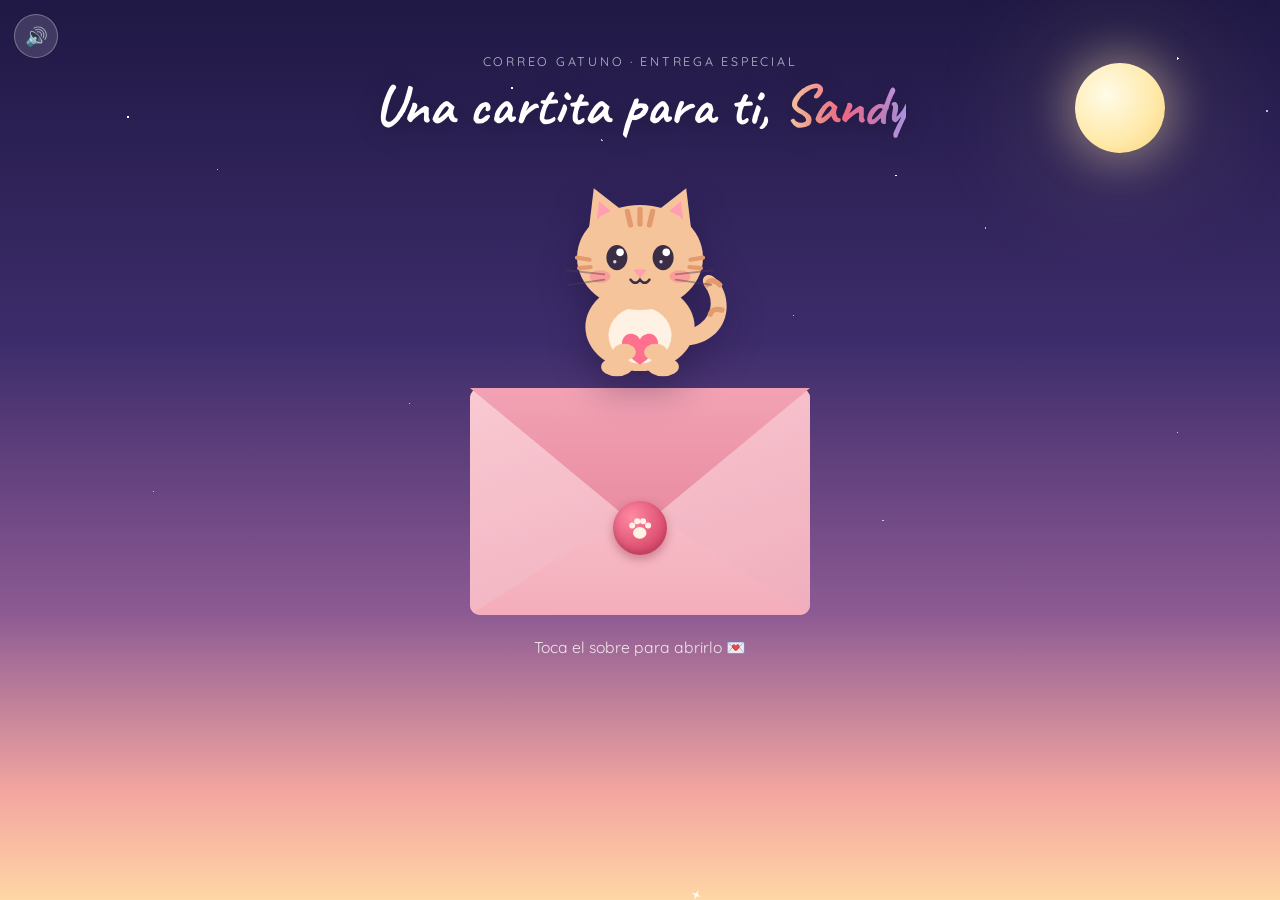
<file: gatito/index.html>
<!doctype html>
<html lang="es">
<head>
  <meta charset="utf-8" />
  <meta name="viewport" content="width=device-width, initial-scale=1, viewport-fit=cover" />
  <title>Una cartita para ti 🐾</title>
  <meta name="description" content="Un gatito mensajero te trae una carta: todo te va a salir bien." />
  <meta property="og:title" content="Un gatito te trajo una carta 💌" />
  <meta property="og:description" content="Ábrela, es para ti. Todo te va a salir bien 🐾" />
  <meta name="theme-color" content="#2a2152" />
  <link rel="icon" href="data:image/svg+xml,<svg xmlns='http://www.w3.org/2000/svg' viewBox='0 0 100 100'><text y='.9em' font-size='90'>🐱</text></svg>" />
  <link rel="preconnect" href="https://fonts.googleapis.com" />
  <link rel="preconnect" href="https://fonts.gstatic.com" crossorigin />
  <link href="https://fonts.googleapis.com/css2?family=Caveat:wght@500;700&family=Quicksand:wght@400;500;600;700&display=swap" rel="stylesheet" />
  <link rel="stylesheet" href="style.css" />
</head>
<body>
  <!-- cielo de fondo -->
  <div class="sky" aria-hidden="true">
    <div class="moon"></div>
    <div class="stars"></div>
    <div class="stars stars--2"></div>
  </div>
  <canvas id="fx" aria-hidden="true"></canvas>

  <main class="stage">
    <header class="heading">
      <p class="eyebrow">correo gatuno · entrega especial</p>
      <h1 class="title">Una cartita para ti, <span class="name" id="toName">Sandy</span></h1>
    </header>

    <!-- El gatito -->
    <div class="cat-zone">
      <button class="cat" id="cat" type="button" aria-label="Acariciar al gatito">
        <svg viewBox="0 0 200 210" xmlns="http://www.w3.org/2000/svg" role="img" aria-hidden="true">
          <g class="cat-tail">
            <path d="M138 176 C185 176 192 132 172 112 C164 104 156 112 162 120 C174 136 166 160 136 162 Z" fill="var(--fur)" />
            <path d="M176 118 C170 112 165 113 164 118" stroke="var(--stripe)" stroke-width="5" fill="none" stroke-linecap="round"/>
            <path d="M178 142 C172 140 168 142 167 146" stroke="var(--stripe)" stroke-width="5" fill="none" stroke-linecap="round"/>
          </g>
          <g class="cat-body">
            <ellipse cx="100" cy="158" rx="52" ry="42" fill="var(--fur)" />
            <ellipse cx="100" cy="166" rx="30" ry="27" fill="var(--belly)" />
            <ellipse cx="78" cy="196" rx="15" ry="9" fill="var(--fur)" />
            <ellipse cx="122" cy="196" rx="15" ry="9" fill="var(--fur)" />
            <!-- corazón que sostiene -->
            <path class="cat-heart" d="M100 194 C86 184 80 176 84 169 C88 162 97 164 100 170 C103 164 112 162 116 169 C120 176 114 184 100 194 Z" fill="var(--heart)" />
            <ellipse cx="85" cy="182" rx="11" ry="8" fill="var(--fur)" />
            <ellipse cx="115" cy="182" rx="11" ry="8" fill="var(--fur)" />
          </g>
          <g class="cat-head">
            <path d="M50 76 L56 26 L92 54 Z" fill="var(--fur)" />
            <path d="M150 76 L144 26 L108 54 Z" fill="var(--fur)" />
            <path d="M58 64 L61 38 L80 54 Z" fill="var(--ear)" />
            <path d="M142 64 L139 38 L120 54 Z" fill="var(--ear)" />
            <ellipse cx="100" cy="92" rx="60" ry="50" fill="var(--fur)" />
            <path d="M100 46 L100 60 M88 48 L91 61 M112 48 L109 61" stroke="var(--stripe)" stroke-width="5" stroke-linecap="round" />
            <path d="M40 92 L52 94 M42 102 L53 101" stroke="var(--stripe)" stroke-width="4" stroke-linecap="round" />
            <path d="M160 92 L148 94 M158 102 L147 101" stroke="var(--stripe)" stroke-width="4" stroke-linecap="round" />
            <!-- ojos abiertos -->
            <g class="eyes-open">
              <g class="eye"><ellipse cx="78" cy="92" rx="10" ry="12" fill="var(--ink-cat)" />
                <g class="pupil"><circle cx="81" cy="87" r="3.6" fill="#fff"/><circle cx="76" cy="96" r="1.6" fill="#fff" opacity=".8"/></g></g>
              <g class="eye"><ellipse cx="122" cy="92" rx="10" ry="12" fill="var(--ink-cat)" />
                <g class="pupil"><circle cx="125" cy="87" r="3.6" fill="#fff"/><circle cx="120" cy="96" r="1.6" fill="#fff" opacity=".8"/></g></g>
            </g>
            <!-- ojos felices ^^ -->
            <g class="eyes-happy" stroke="var(--ink-cat)" stroke-width="4" fill="none" stroke-linecap="round">
              <path d="M68 96 Q78 82 88 96" />
              <path d="M112 96 Q122 82 132 96" />
            </g>
            <ellipse class="blush" cx="62" cy="110" rx="10" ry="6" fill="var(--blush)" />
            <ellipse class="blush" cx="138" cy="110" rx="10" ry="6" fill="var(--blush)" />
            <path d="M95 104 L105 104 L100 110 Z" fill="var(--ear)" stroke="var(--ear)" stroke-linejoin="round" stroke-width="2" />
            <path d="M91 113 Q95.5 119 100 113 Q104.5 119 109 113" stroke="var(--ink-cat)" stroke-width="2.4" fill="none" stroke-linecap="round" />
            <g stroke="var(--whisker)" stroke-width="1.8" stroke-linecap="round">
              <path d="M30 104 L66 108" /><path d="M32 118 L66 113" />
              <path d="M170 104 L134 108" /><path d="M168 118 L134 113" />
            </g>
          </g>
        </svg>
        <span class="purr-label" aria-hidden="true">prrr…</span>
      </button>
      <div class="mimos" id="mimos" aria-live="polite" hidden>
        <span>🐾 mimos:</span> <strong id="mimosCount">0</strong>
      </div>
    </div>

    <!-- Fase 1: el sobre -->
    <section class="envelope-zone" id="envelopeZone">
      <button class="envelope" id="envelope" type="button" aria-label="Abrir la carta">
        <span class="env-back"></span>
        <span class="env-letter">
          <span class="env-letter-line"></span>
          <span class="env-letter-line"></span>
          <span class="env-letter-line short"></span>
        </span>
        <span class="env-front"></span>
        <span class="env-flap"></span>
        <span class="env-seal" aria-hidden="true">
          <svg viewBox="0 0 40 40"><g fill="currentColor"><ellipse cx="20" cy="25" rx="8" ry="7"/><circle cx="11" cy="16" r="3.6"/><circle cx="17" cy="11" r="3.6"/><circle cx="24" cy="11" r="3.6"/><circle cx="30" cy="16" r="3.6"/></g></svg>
        </span>
      </button>
      <p class="hint">Toca el sobre para abrirlo 💌</p>
    </section>

    <!-- Fase 2: la carta -->
    <section class="letter-zone" id="letterZone" hidden>
      <article class="paper" id="paper" aria-live="polite">
        <span class="tape tape--l" aria-hidden="true"></span>
        <span class="tape tape--r" aria-hidden="true"></span>
        <div class="letter-text" id="letterText"></div>
        <p class="signature" id="signature">
          Con todo mi cariño,<br />
          <span id="fromName">Johnatan</span> <span aria-hidden="true">🐾</span>
        </p>
        <p class="skip-hint" id="skipHint">toca la carta para leerla de una vez</p>
      </article>

      <div class="actions" id="actions">
        <div class="jar-card" id="jarCard">
          <button class="jar" id="jarBtn" type="button">
            <span class="jar-icon" aria-hidden="true">
              <svg viewBox="0 0 64 72"><rect x="18" y="4" width="28" height="10" rx="3" fill="var(--lid)"/><path d="M14 18 Q14 14 18 14 H46 Q50 14 50 18 V20 Q58 26 58 40 V60 Q58 68 50 68 H14 Q6 68 6 60 V40 Q6 26 14 20 Z" fill="rgba(255,255,255,.35)" stroke="rgba(255,255,255,.75)" stroke-width="2"/><g class="jar-hearts"><path d="M22 52 c-5-4-6-8-3-10 2-1 3 0 3 1 0-1 1-2 3-1 3 2 2 6-3 10z" fill="var(--heart)"/><path d="M40 46 c-5-4-6-8-3-10 2-1 3 0 3 1 0-1 1-2 3-1 3 2 2 6-3 10z" fill="var(--sun)"/><path d="M31 60 c-5-4-6-8-3-10 2-1 3 0 3 1 0-1 1-2 3-1 3 2 2 6-3 10z" fill="var(--lilac)"/></g></svg>
            </span>
            <span class="jar-text">
              <strong>Frasco de ánimos</strong>
              <small>saca una notita cuando la necesites</small>
            </span>
          </button>
          <p class="jar-note" id="jarNote" aria-live="polite"></p>
        </div>

        <div class="promise">
          <p class="promise-q">¿Me prometes que vas a recordar que todo te va a salir bien?</p>
          <button class="btn-promise" id="promiseBtn" type="button">Lo prometo <span aria-hidden="true">💛</span></button>
        </div>
      </div>
    </section>
  </main>

  <!-- Final -->
  <div class="finale" id="finale" hidden role="dialog" aria-modal="true" aria-labelledby="finaleTitle">
    <div class="finale-card">
      <div class="finale-paws" aria-hidden="true">🐾 🐾 🐾</div>
      <h2 id="finaleTitle">¡Prometido!</h2>
      <p>Y cuando dudes, vuelve aquí. Este gatito va a estar esperándote para recordártelo:</p>
      <p class="finale-big">todo te va a salir bien ✨</p>
      <button class="btn-ghost" id="againBtn" type="button">Volver a leer la carta</button>
    </div>
  </div>

  <div class="toast" id="toast" role="status" aria-live="polite"></div>

  <button class="sound-toggle" id="soundBtn" type="button" aria-pressed="true" aria-label="Sonido activado">
    <span class="on" aria-hidden="true">🔊</span><span class="off" aria-hidden="true">🔇</span>
  </button>

  <script src="script.js"></script>
</body>
</html>
</file>
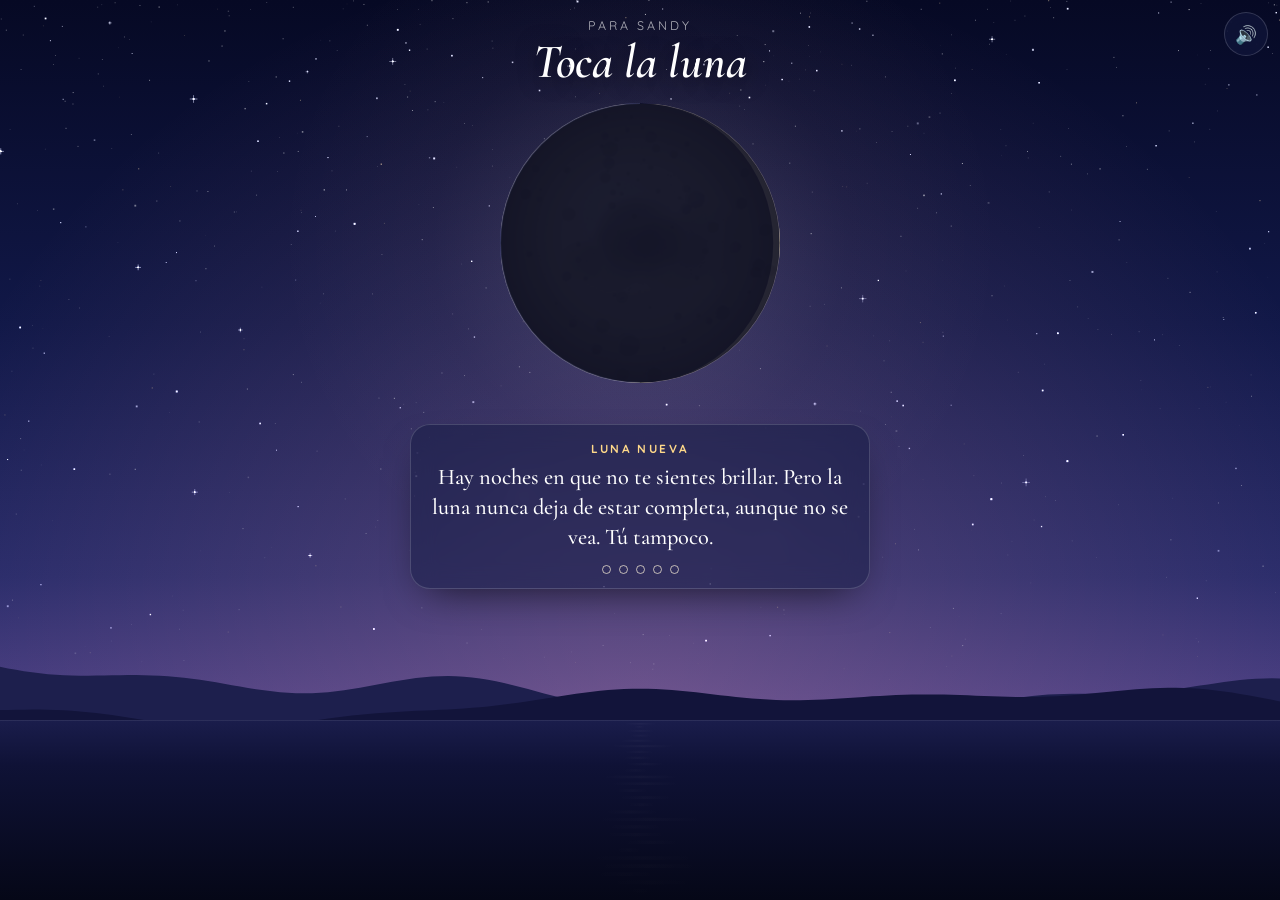
<file: luna/index.html>
<!doctype html>
<html lang="es">
<head>
  <meta charset="utf-8" />
  <meta name="viewport" content="width=device-width, initial-scale=1, viewport-fit=cover" />
  <title>Tú eres la luna 🌙</title>
  <meta name="description" content="Una luna que crece contigo. Toca la luna." />
  <meta property="og:title" content="Tú eres la luna 🌙" />
  <meta property="og:description" content="Toca la luna y mira cómo brillas ✨" />
  <meta name="theme-color" content="#0b1030" />
  <link rel="icon" href="data:image/svg+xml,<svg xmlns='http://www.w3.org/2000/svg' viewBox='0 0 100 100'><text y='.9em' font-size='90'>🌙</text></svg>" />
  <link rel="preconnect" href="https://fonts.googleapis.com" />
  <link rel="preconnect" href="https://fonts.gstatic.com" crossorigin />
  <link href="https://fonts.googleapis.com/css2?family=Cormorant+Garamond:ital,wght@0,500;0,600;1,500;1,600&family=Quicksand:wght@500;600;700&display=swap" rel="stylesheet" />
  <link rel="stylesheet" href="style.css?v=1" />
</head>
<body>
  <canvas id="sky" aria-hidden="true"></canvas>

  <!-- botón invisible sobre la luna (para tocarla con teclado o lector de pantalla) -->
  <button class="moon-hit" id="moonHit" type="button" aria-label="Tocar la luna"></button>

  <main class="ui">
    <header class="top" id="top">
      <p class="eyebrow" id="eyebrow">para Sandy</p>
      <h1 class="title" id="title">Toca la luna</h1>
    </header>

    <section class="card" id="card" aria-live="polite">
      <p class="phase" id="phase">Luna nueva</p>
      <p class="msg" id="msg">Hay noches en que no te sientes brillar. Pero la luna nunca deja de estar completa, aunque no se vea. Tú tampoco.</p>
      <div class="dots" id="dots" aria-hidden="true"><i></i><i></i><i></i><i></i><i></i></div>
    </section>

    <div class="actions" id="actions">
      <button class="pill pill--main" id="signalBtn" type="button">🌙 Encender la señal</button>
      <button class="pill" id="letterBtn" type="button">💌 Leer mi carta</button>
    </div>
  </main>

  <!-- La señal de la luna -->
  <div class="modal" id="signal" hidden role="dialog" aria-modal="true" aria-labelledby="signalTitle">
    <article class="sheet">
      <button class="close" data-close type="button" aria-label="Cerrar">✕</button>
      <p class="sheet-eyebrow">la señal de la luna</p>
      <h2 id="signalTitle">Aquí estoy. Para lo que sea.</h2>
      <p class="sheet-sub">Cuando la noche se ponga oscura, enciende la luna. ¿Qué necesitas hoy?</p>
      <div class="options" id="options"></div>
      <p class="reply" id="reply" aria-live="polite"></p>
      <a class="pill pill--main wa" id="waBtn" hidden target="_blank" rel="noopener">💬 Escríbeme ahora</a>
    </article>
  </div>

  <!-- La carta -->
  <div class="modal" id="letter" hidden role="dialog" aria-modal="true" aria-labelledby="letterTitle">
    <article class="sheet sheet--paper">
      <button class="close" data-close type="button" aria-label="Cerrar">✕</button>
      <h2 id="letterTitle"></h2>
      <div class="letter-body" id="letterBody"></div>
      <p class="letter-sign" id="letterSign"></p>
    </article>
  </div>

  <div class="toast" id="toast" role="status" aria-live="polite"></div>

  <button class="sound-toggle" id="soundBtn" type="button" aria-pressed="true" aria-label="Sonido activado">
    <span class="on" aria-hidden="true">🔊</span><span class="off" aria-hidden="true">🔇</span>
  </button>

  <script src="script.js?v=1"></script>
</body>
</html>
</file>
<file: galaxia/style.css>
:root {
  --paper: #fbf6ee;
  --ink: #2b211b;
  --coral: #ef6a5f;
  --brown: #3b2414;
  --space: #05040f;
  --glass: rgba(20, 16, 48, .55);
  --glass-line: rgba(255, 255, 255, .18);
  --ease-io: cubic-bezier(.65, 0, .25, 1);
  --ease-spring: cubic-bezier(.34, 1.56, .64, 1);
}

*,
*::before,
*::after { box-sizing: border-box; }

html,
body {
  margin: 0;
  height: 100%;
  overflow: hidden;
  overscroll-behavior: none;
}

body {
  font-family: "Quicksand", system-ui, sans-serif;
  background: #fdfdfd;
  color: var(--ink);
  -webkit-tap-highlight-color: transparent;
  -webkit-text-size-adjust: 100%;
}

button { font: inherit; color: inherit; cursor: pointer; }
[hidden] { display: none !important; }

/* =========================================================
   Escena 1 — el erizo sobre papel
   ========================================================= */
.sr-only {
  position: absolute;
  width: 1px;
  height: 1px;
  overflow: hidden;
  clip: rect(0 0 0 0);
  white-space: nowrap;
}

.scene {
  position: fixed;
  inset: 0;
  overflow: hidden;
  background: #fdfdfd;
}

.poquito {
  margin: 0;
  font-family: "Patrick Hand", "Comic Sans MS", cursive;
  font-weight: 400;
  font-size: clamp(2.5rem, 10vw, 4.2rem);
  line-height: 1.02;
  text-align: center;
  color: var(--ink);
  transform: rotate(-2deg);
  animation: inkIn 1.1s ease both;
}
.scene.gone { visibility: hidden; }

.stage {
  position: absolute;
  inset: 0;
  display: flex;
  flex-direction: column;
  align-items: center;
  justify-content: center;
  gap: clamp(6px, 2vh, 18px);
  padding: 24px 16px calc(20px + env(safe-area-inset-bottom));
}

.hog-btn {
  padding: 0;
  border: 0;
  background: none;
  touch-action: manipulation;
  cursor: zoom-in;
}
.hog-btn:focus-visible { outline: 3px dashed var(--coral); outline-offset: 6px; border-radius: 20px; }

.hog {
  position: relative;
  display: block;
  width: min(84vw, calc(66vh * 660 / 940), 460px);
  aspect-ratio: 660 / 940;
  opacity: 0;
  transform: scale(.97);
  transition: opacity .8s ease, transform 1s var(--ease-spring);
}
.hog.ready { opacity: 1; transform: none; }
#erizo {
  display: block;
  width: 100%;
  height: 100%;
  user-select: none;
  -webkit-user-select: none;
  -webkit-user-drag: none;
  transform-origin: 16.5% 54.5%;
  animation: breathe-img 3.6s ease-in-out infinite;
}
@keyframes breathe-img {
  0%, 100% { transform: scale(1); }
  50% { transform: scale(1.012); }
}

/* aro que invita a tocar entre los deditos */
.tap-ring {
  position: absolute;
  left: 16.5%;
  top: 54.5%;
  width: 12%;
  aspect-ratio: 1;
  translate: -50% -50%;
  border-radius: 50%;
  border: 2px solid rgba(239, 106, 95, .7);
  animation: ring 2.2s ease-out 1.2s infinite;
  opacity: 0;
  pointer-events: none;
}
@keyframes ring {
  0% { transform: scale(.4); opacity: 0; }
  20% { opacity: 1; }
  100% { transform: scale(1.8); opacity: 0; }
}

.credit {
  margin: 0;
  font-size: .72rem;
  color: rgba(43, 33, 27, .5);
  transition: opacity .4s;
}
.credit strong { font-weight: 600; }

#zoom {
  position: absolute;
  inset: 0;
  width: 100%;
  height: 100%;
  display: none;
  pointer-events: none;
}
#zoom.on { display: block; }

.paint-text {
  position: absolute;
  left: 20px;
  right: 20px;
  top: calc(clamp(56px, 9vh, 96px) + env(safe-area-inset-top));
  margin: 0;
  text-align: center;
  font-family: "Cormorant Garamond", Georgia, serif;
  font-style: italic;
  font-weight: 600;
  font-size: clamp(2rem, 7.5vw, 3.4rem);
  line-height: 1.1;
  color: #ff8a7a;
  text-shadow: 0 2px 24px rgba(0, 0, 0, .85);
  opacity: 0;
  transform: translateY(12px);
  transition: opacity 1.2s ease, transform 1.2s ease;
  pointer-events: none;
}
.paint-text.show { opacity: 1; transform: none; }

.zoom-btn {
  display: inline-flex;
  align-items: center;
  gap: 8px;
  padding: 12px 24px;
  border: 2.5px solid var(--brown);
  border-radius: 999px 999px 999px 999px / 900px 999px 900px 999px;
  background: #fff8ec;
  font-family: "Patrick Hand", cursive;
  font-size: 1.35rem;
  color: var(--brown);
  box-shadow: 3px 4px 0 rgba(59, 36, 20, .85);
  transition: transform .2s var(--ease-spring), box-shadow .2s, opacity .5s;
  animation: inkIn 1s .5s ease both, wobble 3s 2s ease-in-out infinite;
}
.zoom-btn:hover { transform: translate(-1px, -2px) rotate(-1deg); box-shadow: 4px 6px 0 rgba(59, 36, 20, .85); }
.zoom-btn:active { transform: translate(2px, 3px); box-shadow: 1px 1px 0 rgba(59, 36, 20, .85); }
.zoom-btn:focus-visible { outline: 3px dashed var(--coral); outline-offset: 5px; }
@keyframes inkIn {
  from { opacity: 0; transform: translateY(10px); }
  to { opacity: 1; transform: none; }
}
@keyframes wobble {
  0%, 100% { rotate: 0deg; }
  10% { rotate: -2deg; }
  20% { rotate: 2deg; }
  30% { rotate: 0deg; }
}

.stage.zooming .zoom-btn,
.stage.zooming .poquito { opacity: 0; animation: none; transition: opacity .3s ease; }
.stage.zooming .tap-ring { display: none; }
.stage.zooming #erizo { animation-play-state: paused; }

/* =========================================================
   Escena 2 — el universo
   ========================================================= */
.universe {
  position: fixed;
  inset: 0;
  z-index: 5;
  background: var(--space);
  color: #fff;
  visibility: hidden;
  touch-action: none;
  user-select: none;
  -webkit-user-select: none;
}
.universe.on { visibility: visible; }
.universe.revealing { background: transparent; pointer-events: none; }

#sky {
  position: absolute;
  inset: 0;
  width: 100%;
  height: 100%;
  cursor: crosshair;
}

.u-text {
  position: absolute;
  left: 0;
  right: 0;
  top: calc(clamp(56px, 9vh, 96px) + env(safe-area-inset-top));
  padding: 0 20px;
  text-align: center;
  pointer-events: none;
}
.line {
  position: absolute;
  left: 20px;
  right: 20px;
  top: 0;
  margin: 0;
  opacity: 0;
  transform: translateY(12px);
  transition: opacity 1.2s ease, transform 1.2s ease;
}
.line.show { opacity: 1; transform: none; }

.l1,
.l2,
.big {
  font-family: "Cormorant Garamond", Georgia, serif;
  font-style: italic;
  font-weight: 600;
  line-height: 1.1;
  text-shadow: 0 2px 30px rgba(0, 0, 0, .8);
}
.l1 {
  font-size: clamp(2rem, 7.5vw, 3.4rem);
  color: #ff8a7a;
}
.l2 {
  font-size: clamp(1.6rem, 6vw, 2.6rem);
  color: #e9defc;
}
.big {
  margin: 0;
  font-size: clamp(2rem, 7.8vw, 3.6rem);
  background: linear-gradient(90deg, #ffd6a5, #ff8fb1 45%, #b9a2ff);
  -webkit-background-clip: text;
  background-clip: text;
  color: transparent;
  text-shadow: none;
  filter: drop-shadow(0 2px 18px rgba(0, 0, 0, .7));
}
.sub {
  margin: 10px auto 0;
  max-width: 30ch;
  font-size: clamp(1rem, 3.8vw, 1.2rem);
  line-height: 1.45;
  color: rgba(255, 255, 255, .85);
  text-shadow: 0 1px 12px rgba(0, 0, 0, .9);
}

.u-hint,
.u-count {
  position: absolute;
  left: 50%;
  margin: 0;
  translate: -50% 0;
  width: max-content;
  max-width: calc(100% - 32px);
  text-align: center;
  pointer-events: none;
}
.u-hint {
  bottom: calc(96px + env(safe-area-inset-bottom));
  font-size: .95rem;
  color: rgba(255, 255, 255, .78);
  opacity: 0;
  transition: opacity 1s ease;
}
.u-hint.show { opacity: 1; animation: breathe 2.6s ease-in-out infinite; }
@keyframes breathe { 50% { opacity: .45; } }

.u-count {
  bottom: calc(96px + env(safe-area-inset-bottom));
  padding: 6px 14px;
  border-radius: 999px;
  font-size: .92rem;
  background: var(--glass);
  border: 1px solid var(--glass-line);
  backdrop-filter: blur(8px);
  -webkit-backdrop-filter: blur(8px);
  animation: pop .4s var(--ease-spring);
}

.u-actions {
  position: absolute;
  left: 0;
  right: 0;
  bottom: calc(28px + env(safe-area-inset-bottom));
  display: flex;
  justify-content: center;
  flex-wrap: wrap;
  gap: 10px;
  padding: 0 16px;
  opacity: 0;
  transform: translateY(16px);
  pointer-events: none;
  transition: opacity .9s ease, transform .9s ease;
}
.u-actions.show { opacity: 1; transform: none; pointer-events: auto; }

.pill {
  padding: 13px 22px;
  border-radius: 999px;
  border: 1px solid var(--glass-line);
  background: var(--glass);
  backdrop-filter: blur(10px);
  -webkit-backdrop-filter: blur(10px);
  font-weight: 700;
  font-size: 1rem;
  color: #fff;
  transition: transform .2s var(--ease-spring), background .2s;
}
.pill:hover { transform: translateY(-2px); background: rgba(40, 32, 90, .7); }
.pill:active { transform: scale(.97); }
.pill:focus-visible { outline: 2px dashed #ffd6a5; outline-offset: 4px; }
.pill--main {
  border: 0;
  color: #3a1830;
  background: linear-gradient(135deg, #ffd6a5, #ff9fbf);
  box-shadow: 0 8px 28px -6px rgba(255, 143, 177, .7);
}
.pill--main:hover { background: linear-gradient(135deg, #ffe0b8, #ffb0cb); }

@keyframes pop {
  from { opacity: 0; transform: scale(.7); }
  to { opacity: 1; transform: scale(1); }
}

/* =========================================================
   Carta
   ========================================================= */
.letter {
  position: fixed;
  inset: 0;
  z-index: 20;
  display: grid;
  place-items: center;
  padding: 16px;
  background: rgba(5, 4, 15, .55);
  backdrop-filter: blur(5px);
  -webkit-backdrop-filter: blur(5px);
  animation: fade .4s ease both;
}
@keyframes fade { from { opacity: 0; } }

.letter-card {
  position: relative;
  width: min(520px, 100%);
  max-height: calc(100dvh - 32px);
  overflow-y: auto;
  padding: clamp(28px, 6vw, 44px) clamp(22px, 6vw, 44px);
  border-radius: 20px;
  color: var(--ink);
  background:
    url("data:image/svg+xml,%3Csvg xmlns='http://www.w3.org/2000/svg' width='200' height='200'%3E%3Cfilter id='n'%3E%3CfeTurbulence type='fractalNoise' baseFrequency='.9' numOctaves='3'/%3E%3CfeColorMatrix values='0 0 0 0 .45 0 0 0 0 .35 0 0 0 0 .25 0 0 0 .08 0'/%3E%3C/filter%3E%3Crect width='100%25' height='100%25' filter='url(%23n)'/%3E%3C/svg%3E"),
    var(--paper);
  box-shadow: 0 30px 80px -20px rgba(0, 0, 0, .8), 0 0 0 1px rgba(255, 255, 255, .5) inset;
  animation: letterIn .7s var(--ease-spring) both;
}
@keyframes letterIn {
  from { opacity: 0; transform: translateY(30px) scale(.94) rotate(-1deg); }
  to { opacity: 1; transform: none; }
}
.letter-card::before {
  content: "🦔";
  position: absolute;
  top: -4px;
  right: 54px;
  font-size: 2rem;
  transform: rotate(12deg);
}

.letter-close {
  position: absolute;
  top: 10px;
  right: 10px;
  width: 40px;
  height: 40px;
  border: 0;
  border-radius: 50%;
  background: rgba(59, 36, 20, .08);
  font-size: 1rem;
}
.letter-close:hover { background: rgba(59, 36, 20, .16); }

.letter-card h2 {
  margin: 0 0 14px;
  font-family: "Patrick Hand", cursive;
  font-weight: 400;
  font-size: 2rem;
}
.letter-body p {
  margin: 0 0 14px;
  font-family: "Patrick Hand", cursive;
  font-size: clamp(1.2rem, 4.4vw, 1.35rem);
  line-height: 1.45;
  opacity: 0;
  animation: lineIn .6s ease forwards;
}
@keyframes lineIn {
  from { opacity: 0; transform: translateY(6px); }
  to { opacity: 1; transform: none; }
}
.letter-body .hl { color: #c4473d; }

.letter-sign {
  margin: 6px 0 0;
  text-align: right;
  font-family: "Patrick Hand", cursive;
  font-size: 1.4rem;
  color: #c4473d;
}

/* =========================================================
   Extras
   ========================================================= */
.toast {
  position: fixed;
  left: 50%;
  top: calc(16px + env(safe-area-inset-top));
  z-index: 30;
  width: max-content;
  max-width: calc(100% - 96px);
  padding: 10px 18px;
  border-radius: 16px;
  font-size: .95rem;
  line-height: 1.35;
  text-align: center;
  color: #fff;
  background: var(--glass);
  border: 1px solid var(--glass-line);
  backdrop-filter: blur(10px);
  -webkit-backdrop-filter: blur(10px);
  opacity: 0;
  transform: translate(-50%, -12px);
  transition: opacity .35s ease, transform .35s var(--ease-spring);
  pointer-events: none;
}
.toast.show { opacity: 1; transform: translate(-50%, 0); }

.sound-toggle {
  position: fixed;
  top: calc(12px + env(safe-area-inset-top));
  right: 12px;
  z-index: 25;
  width: 44px;
  height: 44px;
  border-radius: 50%;
  border: 1px solid rgba(59, 36, 20, .2);
  background: rgba(255, 255, 255, .55);
  backdrop-filter: blur(8px);
  -webkit-backdrop-filter: blur(8px);
  display: grid;
  place-items: center;
  font-size: 1.1rem;
  transition: background .6s, border-color .6s;
}
body.in-space .sound-toggle { background: var(--glass); border-color: var(--glass-line); }
.sound-toggle .off { display: none; }
.sound-toggle[aria-pressed="false"] .on { display: none; }
.sound-toggle[aria-pressed="false"] .off { display: inline; }

@media (max-width: 420px) {
  .pill { padding: 12px 16px; font-size: .92rem; }
  .u-actions { gap: 8px; }
}

/* Pantallas bajitas (móvil horizontal) */
@media (max-height: 520px) and (orientation: landscape) {
  .stage { flex-direction: row; gap: 24px; }
  .stage { flex-direction: row; flex-wrap: wrap; }
  .hog { width: calc(80vh * 660 / 940); }
  .u-text { top: 14px; }
  .u-hint, .u-count { bottom: 76px; }
  .u-actions { bottom: 14px; }
}

@media (prefers-reduced-motion: reduce) {
  *,
  *::before,
  *::after {
    animation-duration: .01ms !important;
    animation-iteration-count: 1 !important;
  }
}
</file>
<file: gatito/style.css>
:root {
  --night-1: #1f1844;
  --night-2: #3d2c6b;
  --dawn-1: #8c5a93;
  --dawn-2: #f3a6a0;
  --dawn-3: #ffd6a5;

  --paper: #fffaf1;
  --paper-line: rgba(140, 110, 160, .16);
  --ink: #4b3a57;
  --ink-soft: #7a6888;

  --fur: #f6c49b;
  --stripe: #e39a6c;
  --belly: #fff1e3;
  --ear: #ff9fb1;
  --blush: rgba(255, 128, 150, .55);
  --ink-cat: #3a2d45;
  --whisker: rgba(80, 60, 90, .45);

  --heart: #ff6f8e;
  --sun: #ffc861;
  --lilac: #b79cf2;
  --lid: #c98a5a;

  --radius: 22px;
  --shadow: 0 18px 50px -18px rgba(20, 10, 40, .55);
  --ease-out: cubic-bezier(.2, .8, .2, 1);
  --ease-spring: cubic-bezier(.34, 1.56, .64, 1);
}

*,
*::before,
*::after { box-sizing: border-box; }

html { -webkit-text-size-adjust: 100%; }

body {
  margin: 0;
  min-height: 100vh;
  min-height: 100dvh;
  font-family: "Quicksand", system-ui, sans-serif;
  color: #fff;
  background: var(--night-1);
  overflow-x: hidden;
  -webkit-tap-highlight-color: transparent;
}

button { font: inherit; color: inherit; cursor: pointer; }
[hidden] { display: none !important; }

/* ---------- Cielo ---------- */
.sky {
  position: fixed;
  inset: 0;
  z-index: 0;
  background: linear-gradient(180deg, var(--night-1) 0%, var(--night-2) 38%, var(--dawn-1) 68%, var(--dawn-2) 88%, var(--dawn-3) 100%);
  transition: filter 2s ease;
}
body.opened .sky { filter: saturate(1.15) brightness(1.08); }

.moon {
  position: absolute;
  top: 7%;
  right: 9%;
  width: clamp(54px, 10vw, 90px);
  aspect-ratio: 1;
  border-radius: 50%;
  background: radial-gradient(circle at 35% 35%, #fffbe8, #ffe9a8 60%, #f7d27c);
  box-shadow: 0 0 40px 10px rgba(255, 233, 168, .35), 0 0 120px 40px rgba(255, 233, 168, .12);
}

.stars,
.stars--2 {
  position: absolute;
  inset: 0 0 35% 0;
  background-image:
    radial-gradient(1.5px 1.5px at 10% 20%, #fff 50%, transparent 51%),
    radial-gradient(1px 1px at 25% 60%, #fff 50%, transparent 51%),
    radial-gradient(2px 2px at 40% 15%, #fff 50%, transparent 51%),
    radial-gradient(1px 1px at 55% 45%, #fff 50%, transparent 51%),
    radial-gradient(1.5px 1.5px at 70% 30%, #fff 50%, transparent 51%),
    radial-gradient(1px 1px at 85% 65%, #fff 50%, transparent 51%),
    radial-gradient(2px 2px at 92% 10%, #fff 50%, transparent 51%),
    radial-gradient(1px 1px at 5% 75%, #fff 50%, transparent 51%),
    radial-gradient(1.5px 1.5px at 62% 80%, #fff 50%, transparent 51%);
  animation: twinkle 4s ease-in-out infinite alternate;
}
.stars--2 {
  transform: translate(7%, 9%);
  animation-delay: -2s;
  opacity: .7;
}
@keyframes twinkle { from { opacity: .35; } to { opacity: 1; } }

#fx {
  position: fixed;
  inset: 0;
  width: 100%;
  height: 100%;
  z-index: 21;
  pointer-events: none;
}

/* ---------- Escenario ---------- */
.stage {
  position: relative;
  z-index: 2;
  width: min(680px, 100%);
  margin: 0 auto;
  padding: clamp(28px, 6vh, 56px) 16px 96px;
  display: flex;
  flex-direction: column;
  align-items: center;
  text-align: center;
}

.eyebrow {
  margin: 0 0 6px;
  font-size: .78rem;
  letter-spacing: .22em;
  text-transform: uppercase;
  color: rgba(255, 255, 255, .7);
}

.title {
  margin: 0;
  font-family: "Caveat", cursive;
  font-weight: 700;
  font-size: clamp(2.3rem, 8vw, 3.6rem);
  line-height: 1.05;
  text-shadow: 0 4px 24px rgba(0, 0, 0, .25);
}
.name {
  background: linear-gradient(90deg, var(--dawn-3), var(--heart), var(--lilac));
  -webkit-background-clip: text;
  background-clip: text;
  color: transparent;
}

/* ---------- Gatito ---------- */
.cat-zone {
  position: relative;
  z-index: 3;
  margin-top: clamp(10px, 3vh, 26px);
  display: flex;
  flex-direction: column;
  align-items: center;
}

.cat {
  position: relative;
  width: clamp(150px, 42vw, 210px);
  padding: 0;
  border: 0;
  background: none;
  filter: drop-shadow(0 14px 18px rgba(20, 10, 40, .35));
  transition: width .9s var(--ease-out), transform .3s var(--ease-spring);
  touch-action: manipulation;
}
.cat:focus-visible { outline: 3px dashed var(--dawn-3); outline-offset: 6px; border-radius: 30px; }
.cat svg { display: block; width: 100%; height: auto; overflow: visible; }
.cat:active { transform: scale(.96); }

body.opened .cat { width: clamp(118px, 30vw, 150px); }

.cat-head {
  transform-origin: 100px 130px;
  animation: headTilt 6s ease-in-out infinite;
}
@keyframes headTilt {
  0%, 100% { transform: rotate(0deg); }
  30% { transform: rotate(-4deg); }
  60% { transform: rotate(3deg); }
}

.cat-tail {
  transform-origin: 140px 172px;
  animation: tail 2.4s ease-in-out infinite;
}
@keyframes tail {
  0%, 100% { transform: rotate(0deg); }
  50% { transform: rotate(-12deg); }
}

.cat-body { animation: breathe 3.2s ease-in-out infinite; transform-origin: 100px 200px; }
@keyframes breathe {
  0%, 100% { transform: scale(1); }
  50% { transform: scale(1.025, .985); }
}

.cat-heart { transform-origin: 100px 180px; animation: heartbeat 1.6s ease-in-out infinite; }
@keyframes heartbeat {
  0%, 100% { transform: scale(1); }
  15% { transform: scale(1.12); }
  30% { transform: scale(1); }
  45% { transform: scale(1.08); }
}

.eye {
  transform-box: fill-box;
  transform-origin: center;
  animation: blink 5s infinite;
}
@keyframes blink {
  0%, 94%, 100% { transform: scaleY(1); }
  96% { transform: scaleY(.08); }
}
.pupil { transition: transform .15s linear; }

.eyes-happy { opacity: 0; }
.cat.is-happy .eyes-open { opacity: 0; }
.cat.is-happy .eyes-happy { opacity: 1; }
.cat.is-happy .blush { fill: rgba(255, 100, 130, .8); }
.cat.is-happy .cat-tail { animation-duration: .6s; }
.cat.is-happy { animation: wiggle .5s ease-in-out; }
@keyframes wiggle {
  0%, 100% { transform: rotate(0); }
  25% { transform: rotate(-4deg) scale(1.03); }
  75% { transform: rotate(4deg) scale(1.03); }
}

.purr-label {
  position: absolute;
  top: 6%;
  right: -14%;
  font-family: "Caveat", cursive;
  font-size: 1.5rem;
  color: var(--dawn-3);
  opacity: 0;
  transform: translateY(6px) rotate(8deg);
  transition: opacity .3s, transform .3s;
  pointer-events: none;
}
.cat.is-happy .purr-label { opacity: 1; transform: translateY(-6px) rotate(8deg); }

.mimos {
  margin-top: 4px;
  padding: 4px 12px;
  border-radius: 999px;
  font-size: .85rem;
  background: rgba(255, 255, 255, .14);
  border: 1px solid rgba(255, 255, 255, .25);
  backdrop-filter: blur(6px);
  -webkit-backdrop-filter: blur(6px);
  animation: pop .4s var(--ease-spring);
}
.mimos strong { font-size: 1rem; }

@keyframes pop {
  from { transform: scale(.6); opacity: 0; }
  to { transform: scale(1); opacity: 1; }
}

/* ---------- Sobre ---------- */
.envelope-zone {
  margin-top: 6px;
  display: flex;
  flex-direction: column;
  align-items: center;
  transition: opacity .6s ease, transform .6s ease;
}
.envelope-zone.leaving { opacity: 0; transform: translateY(30px) scale(.92); }

.envelope {
  --w: min(340px, 82vw);
  position: relative;
  width: var(--w);
  aspect-ratio: 3 / 2;
  padding: 0;
  border: 0;
  background: none;
  perspective: 900px;
  animation: float 3.4s ease-in-out infinite;
  filter: drop-shadow(var(--shadow));
}
.envelope:focus-visible { outline: 3px dashed var(--dawn-3); outline-offset: 10px; border-radius: 8px; }
@keyframes float {
  0%, 100% { transform: translateY(0) rotate(-1deg); }
  50% { transform: translateY(-10px) rotate(1deg); }
}
.envelope.open { animation: none; }

.env-back,
.env-front,
.env-flap,
.env-letter { position: absolute; display: block; }

.env-back {
  inset: 0;
  border-radius: 10px;
  background: linear-gradient(160deg, #f6b8c4, #e893a8);
}

.env-letter {
  left: 7%;
  right: 7%;
  top: 8%;
  height: 84%;
  padding: 12% 10%;
  border-radius: 6px;
  background: var(--paper);
  display: flex;
  flex-direction: column;
  gap: 10%;
  transition: transform 1s var(--ease-out) .45s;
  z-index: 1;
}
.env-letter-line {
  display: block;
  height: 7px;
  border-radius: 4px;
  background: var(--paper-line);
}
.env-letter-line.short { width: 60%; }
.envelope.open .env-letter { transform: translateY(-58%); }

.env-front {
  inset: 0;
  border-radius: 10px;
  z-index: 2;
  background: linear-gradient(160deg, #f9c9d2, #f0aebd);
  clip-path: polygon(0 0, 50% 58%, 100% 0, 100% 100%, 0 100%);
}
.env-front::after {
  content: "";
  position: absolute;
  inset: 0;
  border-radius: 10px;
  background: linear-gradient(180deg, #fbd0d8, #f4adbb);
  clip-path: polygon(0 100%, 50% 52%, 100% 100%);
}

.env-flap {
  left: 0;
  right: 0;
  top: 0;
  height: 62%;
  z-index: 3;
  background: linear-gradient(180deg, #f2a2b4, #e88aa0);
  clip-path: polygon(0 0, 100% 0, 50% 100%);
  transform-origin: top center;
  transition: transform .7s var(--ease-out), z-index 0s .35s;
}
.envelope.open .env-flap {
  transform: rotateX(180deg);
  z-index: 0;
}

.env-seal {
  position: absolute;
  z-index: 4;
  left: 50%;
  top: 62%;
  width: 54px;
  aspect-ratio: 1;
  translate: -50% -50%;
  border-radius: 50%;
  display: grid;
  place-items: center;
  color: #fff3e6;
  background: radial-gradient(circle at 35% 30%, #ff8aa3, #d94a6c 70%);
  box-shadow: 0 4px 10px rgba(120, 20, 50, .35), inset 0 -3px 6px rgba(0, 0, 0, .15);
  transition: transform .5s var(--ease-out), opacity .4s;
}
.env-seal svg { width: 62%; height: 62%; }
.envelope:hover .env-seal { transform: scale(1.08) rotate(-8deg); }
.envelope.open .env-seal { transform: scale(0) rotate(90deg); opacity: 0; }

.hint {
  margin: 22px 0 0;
  font-size: .98rem;
  color: rgba(255, 255, 255, .85);
  animation: nudge 2s ease-in-out infinite;
}
@keyframes nudge {
  0%, 100% { opacity: .6; transform: translateY(0); }
  50% { opacity: 1; transform: translateY(-3px); }
}

/* ---------- Carta ---------- */
.letter-zone {
  width: 100%;
  display: flex;
  flex-direction: column;
  align-items: center;
  gap: 22px;
}

.paper {
  position: relative;
  width: 100%;
  margin-top: 4px;
  padding: clamp(28px, 6vw, 48px) clamp(22px, 6vw, 52px) clamp(26px, 5vw, 40px);
  border-radius: var(--radius);
  color: var(--ink);
  text-align: left;
  background:
    repeating-linear-gradient(180deg, transparent 0 33px, var(--paper-line) 33px 34px) 0 22px / 100% calc(100% - 44px) no-repeat,
    var(--paper);
  box-shadow: var(--shadow), 0 1px 0 rgba(255, 255, 255, .6) inset;
  animation: unfold .9s var(--ease-out) both;
  cursor: pointer;
}
@keyframes unfold {
  from { opacity: 0; transform: translateY(40px) scale(.96) rotate(-1.5deg); }
  to { opacity: 1; transform: none; }
}

.tape {
  position: absolute;
  top: -12px;
  width: 92px;
  height: 26px;
  background: rgba(255, 214, 165, .75);
  border-radius: 3px;
  box-shadow: 0 2px 6px rgba(0, 0, 0, .08);
}
.tape--l { left: 18px; transform: rotate(-8deg); }
.tape--r { right: 18px; transform: rotate(7deg); background: rgba(183, 156, 242, .55); }

.letter-text {
  font-family: "Caveat", cursive;
  font-size: clamp(1.45rem, 4.6vw, 1.75rem);
  line-height: 34px;
  min-height: 6em;
}
.letter-text p { margin: 0 0 17px; }
.letter-text p:first-child { font-weight: 700; font-size: 1.12em; }
.letter-text .hl {
  background: linear-gradient(transparent 58%, rgba(255, 200, 97, .55) 58%);
  border-radius: 2px;
}
.caret {
  display: inline-block;
  width: 2px;
  height: .9em;
  margin-left: 2px;
  vertical-align: -.1em;
  background: var(--ink);
  animation: caret .8s steps(1) infinite;
}
@keyframes caret { 50% { opacity: 0; } }

.signature {
  margin: 10px 0 0;
  text-align: right;
  font-family: "Caveat", cursive;
  font-size: clamp(1.4rem, 4.5vw, 1.7rem);
  line-height: 1.2;
  opacity: 0;
  transform: translateY(8px);
  transition: opacity .8s ease, transform .8s ease;
}
.signature span:first-of-type { font-weight: 700; color: #d94a6c; }
.paper.done .signature { opacity: 1; transform: none; }

.skip-hint {
  margin: 14px 0 0;
  font-size: .78rem;
  text-align: center;
  color: var(--ink-soft);
  transition: opacity .4s;
}
.paper.done { cursor: default; }
.paper.done .skip-hint { opacity: 0; height: 0; margin: 0; overflow: hidden; }

/* ---------- Acciones ---------- */
.actions {
  width: 100%;
  display: grid;
  gap: 16px;
  opacity: 0;
  transform: translateY(20px);
  pointer-events: none;
  transition: opacity .8s ease, transform .8s var(--ease-out);
}
.actions.show { opacity: 1; transform: none; pointer-events: auto; }

.jar-card,
.promise {
  padding: 18px;
  border-radius: var(--radius);
  background: rgba(45, 28, 80, .42);
  border: 1px solid rgba(255, 255, 255, .22);
  backdrop-filter: blur(10px);
  -webkit-backdrop-filter: blur(10px);
  box-shadow: 0 10px 30px -14px rgba(20, 10, 40, .5);
}

.jar {
  width: 100%;
  display: flex;
  align-items: center;
  gap: 14px;
  padding: 6px;
  border: 0;
  border-radius: 16px;
  background: none;
  text-align: left;
  transition: transform .25s var(--ease-spring);
}
.jar:hover { transform: translateY(-2px); }
.jar:active { transform: scale(.98); }
.jar:focus-visible { outline: 3px dashed var(--dawn-3); outline-offset: 4px; }
.jar-icon { flex: none; width: 56px; }
.jar-icon svg { display: block; width: 100%; }
.jar.shake .jar-icon { animation: shake .5s ease; }
@keyframes shake {
  0%, 100% { transform: rotate(0); }
  20% { transform: rotate(-12deg); }
  40% { transform: rotate(10deg); }
  60% { transform: rotate(-6deg); }
  80% { transform: rotate(4deg); }
}
.jar-text { display: flex; flex-direction: column; gap: 2px; }
.jar-text strong { font-size: 1.08rem; }
.jar-text small { font-size: .85rem; opacity: .8; }

.jar-note {
  margin: 0;
  max-height: 0;
  overflow: hidden;
  font-family: "Caveat", cursive;
  font-size: clamp(1.4rem, 4.8vw, 1.65rem);
  line-height: 1.25;
  color: var(--ink);
  background: #fff6d9;
  border-radius: 14px;
  transform: rotate(-1deg);
  transition: max-height .5s var(--ease-out), padding .5s var(--ease-out), margin .5s var(--ease-out);
}
.jar-note.show {
  max-height: 200px;
  padding: 14px 18px;
  margin-top: 14px;
  box-shadow: 0 8px 20px -10px rgba(0, 0, 0, .35);
}
.jar-note.flip { animation: noteIn .55s var(--ease-spring); }
@keyframes noteIn {
  from { transform: rotate(-1deg) rotateX(90deg); opacity: 0; }
  to { transform: rotate(-1deg) rotateX(0); opacity: 1; }
}

.promise-q {
  margin: 0 0 14px;
  font-size: 1.02rem;
  line-height: 1.45;
}

.btn-promise,
.btn-ghost {
  border: 0;
  border-radius: 999px;
  padding: 14px 30px;
  font-weight: 700;
  font-size: 1.05rem;
  transition: transform .25s var(--ease-spring), box-shadow .25s;
}
.btn-promise {
  color: #5a2338;
  background: linear-gradient(135deg, var(--dawn-3), #ffb3c1);
  box-shadow: 0 10px 24px -8px rgba(255, 111, 142, .7);
  animation: glow 2.4s ease-in-out infinite;
}
.btn-promise:hover { transform: translateY(-2px) scale(1.03); }
.btn-promise:active { transform: scale(.97); }
.btn-promise:focus-visible,
.btn-ghost:focus-visible { outline: 3px dashed #fff; outline-offset: 4px; }
@keyframes glow {
  0%, 100% { box-shadow: 0 10px 24px -8px rgba(255, 111, 142, .6); }
  50% { box-shadow: 0 10px 34px -4px rgba(255, 200, 97, .9); }
}

/* ---------- Final ---------- */
.finale {
  position: fixed;
  inset: 0;
  z-index: 20;
  display: grid;
  place-items: center;
  padding: 16px;
  background: rgba(20, 12, 45, .55);
  backdrop-filter: blur(6px);
  -webkit-backdrop-filter: blur(6px);
  animation: fadeIn .5s ease both;
}
@keyframes fadeIn { from { opacity: 0; } to { opacity: 1; } }

.finale-card {
  width: min(440px, 100%);
  padding: 34px 26px 28px;
  border-radius: 28px;
  text-align: center;
  color: var(--ink);
  background: var(--paper);
  box-shadow: var(--shadow);
  animation: pop .6s var(--ease-spring) both;
}
.finale-paws { font-size: 1.4rem; letter-spacing: .3em; }
.finale-card h2 {
  margin: 8px 0 6px;
  font-family: "Caveat", cursive;
  font-size: 2.8rem;
  color: #d94a6c;
}
.finale-card p { margin: 0 0 10px; line-height: 1.5; }
.finale-big {
  font-family: "Caveat", cursive;
  font-weight: 700;
  font-size: 2.1rem;
  line-height: 1.1;
  background: linear-gradient(90deg, #f08a4b, #d94a6c, #8b6cd9);
  -webkit-background-clip: text;
  background-clip: text;
  color: transparent;
}
.btn-ghost {
  margin-top: 10px;
  color: var(--ink);
  background: transparent;
  box-shadow: inset 0 0 0 2px rgba(75, 58, 87, .25);
}
.btn-ghost:hover { box-shadow: inset 0 0 0 2px rgba(75, 58, 87, .55); }

/* ---------- Extras ---------- */
.toast {
  position: fixed;
  left: 50%;
  bottom: calc(22px + env(safe-area-inset-bottom));
  z-index: 30;
  max-width: calc(100% - 32px);
  padding: 12px 20px;
  border-radius: 999px;
  color: var(--ink);
  background: var(--paper);
  font-weight: 600;
  font-size: .95rem;
  box-shadow: var(--shadow);
  opacity: 0;
  transform: translate(-50%, calc(100% + 40px));
  transition: transform .45s var(--ease-spring), opacity .3s;
  pointer-events: none;
}
.toast.show { opacity: 1; transform: translate(-50%, 0); }

.sound-toggle {
  position: fixed;
  top: calc(14px + env(safe-area-inset-top));
  left: 14px;
  z-index: 25;
  width: 44px;
  height: 44px;
  border-radius: 50%;
  border: 1px solid rgba(255, 255, 255, .3);
  background: rgba(255, 255, 255, .14);
  backdrop-filter: blur(8px);
  -webkit-backdrop-filter: blur(8px);
  font-size: 1.15rem;
  display: grid;
  place-items: center;
}
.sound-toggle .off { display: none; }
.sound-toggle[aria-pressed="false"] .on { display: none; }
.sound-toggle[aria-pressed="false"] .off { display: inline; }

.paw-print {
  position: fixed;
  z-index: 3;
  width: 26px;
  height: 26px;
  margin: -13px 0 0 -13px;
  color: rgba(255, 255, 255, .85);
  pointer-events: none;
  animation: pawFade 1.4s ease-out forwards;
}
@keyframes pawFade {
  0% { opacity: 0; transform: scale(.4) rotate(var(--r, 0deg)); }
  20% { opacity: 1; transform: scale(1) rotate(var(--r, 0deg)); }
  100% { opacity: 0; transform: scale(1) translateY(-14px) rotate(var(--r, 0deg)); }
}

/* ---------- Móvil ---------- */
@media (max-width: 600px) {
  .stage { padding-top: 76px; }
  .moon { top: 18px; right: 18px; width: 44px; }
}

/* ---------- Pantallas grandes ---------- */
@media (min-width: 760px) {
  .actions { grid-template-columns: 1fr 1fr; align-items: stretch; }
  .promise { display: flex; flex-direction: column; justify-content: center; }
}

/* ---------- Pantallas bajitas (móvil horizontal) ---------- */
@media (max-height: 520px) and (orientation: landscape) {
  .cat { width: 120px; }
  .envelope { --w: min(280px, 50vw); }
}

/* ---------- Menos movimiento ---------- */
@media (prefers-reduced-motion: reduce) {
  *,
  *::before,
  *::after {
    animation-duration: .01ms !important;
    animation-iteration-count: 1 !important;
    transition-duration: .01ms !important;
  }
}
</file>
<file: luna/style.css>
:root {
  --glass: rgba(20, 26, 66, .5);
  --glass-line: rgba(255, 255, 255, .16);
  --moon: #fff6dc;
  --gold: #ffd98a;
  --ink: #2c2740;
  --paper: #fbf7ee;
  --ease-spring: cubic-bezier(.34, 1.56, .64, 1);
}

*,
*::before,
*::after { box-sizing: border-box; }

html,
body {
  margin: 0;
  height: 100%;
  overflow: hidden;
  overscroll-behavior: none;
}

body {
  font-family: "Quicksand", system-ui, sans-serif;
  color: #fff;
  background: #0b1030;
  -webkit-tap-highlight-color: transparent;
  -webkit-text-size-adjust: 100%;
}

button { font: inherit; color: inherit; cursor: pointer; }
[hidden] { display: none !important; }

#sky {
  position: fixed;
  inset: 0;
  width: 100%;
  height: 100%;
}

.moon-hit {
  position: fixed;
  z-index: 3;
  border: 0;
  border-radius: 50%;
  background: transparent;
  cursor: pointer;
  touch-action: manipulation;
}
.moon-hit:focus-visible { outline: 2px dashed var(--gold); outline-offset: 8px; }
.moon-hit.done { cursor: default; }

/* =========================================================
   Textos
   ========================================================= */
.ui {
  position: fixed;
  inset: 0;
  z-index: 2;
  pointer-events: none;
}

.top {
  position: absolute;
  left: 16px;
  right: 16px;
  top: calc(18px + env(safe-area-inset-top));
  text-align: center;
}
.eyebrow {
  margin: 0;
  font-size: .78rem;
  letter-spacing: .24em;
  text-transform: uppercase;
  color: rgba(255, 255, 255, .68);
}
.title {
  margin: 4px 0 0;
  font-family: "Cormorant Garamond", Georgia, serif;
  font-style: italic;
  font-weight: 600;
  font-size: clamp(1.9rem, 7vw, 3rem);
  line-height: 1.08;
  text-shadow: 0 2px 22px rgba(0, 0, 0, .55);
  transition: opacity .6s ease, transform .6s ease;
}
.title.swap { opacity: 0; transform: translateY(6px); }
.title.final {
  background: linear-gradient(90deg, #fff1c9, #ffd98a 40%, #ffc2d6 75%, #d9ccff);
  -webkit-background-clip: text;
  background-clip: text;
  color: transparent;
  text-shadow: none;
  filter: drop-shadow(0 2px 16px rgba(0, 0, 0, .5));
}

.card {
  position: absolute;
  left: 50%;
  top: var(--card-top, 58%);
  translate: -50% 0;
  width: min(460px, calc(100% - 32px));
  padding: 16px 20px 14px;
  border-radius: 20px;
  text-align: center;
  background: var(--glass);
  border: 1px solid var(--glass-line);
  backdrop-filter: blur(12px);
  -webkit-backdrop-filter: blur(12px);
  box-shadow: 0 16px 40px -18px rgba(0, 0, 0, .7);
  transition: opacity .5s ease, transform .5s ease;
}
.card.swap { opacity: 0; transform: translateY(8px); }
.phase {
  margin: 0 0 6px;
  font-size: .74rem;
  font-weight: 700;
  letter-spacing: .2em;
  text-transform: uppercase;
  color: var(--gold);
}
.msg {
  margin: 0;
  font-family: "Cormorant Garamond", Georgia, serif;
  font-weight: 500;
  font-size: clamp(1.15rem, 4.6vw, 1.4rem);
  line-height: 1.35;
}
.dots {
  display: flex;
  justify-content: center;
  gap: 8px;
  margin-top: 12px;
}
.dots i {
  width: 9px;
  height: 9px;
  border-radius: 50%;
  border: 1.5px solid rgba(255, 246, 220, .7);
  transition: background .4s, box-shadow .4s;
}
.dots i.on {
  background: var(--moon);
  box-shadow: 0 0 10px rgba(255, 230, 170, .9);
}

.actions {
  position: absolute;
  left: 0;
  right: 0;
  bottom: calc(22px + env(safe-area-inset-bottom));
  display: flex;
  justify-content: center;
  flex-wrap: wrap;
  gap: 10px;
  padding: 0 16px;
  opacity: 0;
  transform: translateY(16px);
  transition: opacity .9s ease, transform .9s ease;
}
.actions.show { opacity: 1; transform: none; pointer-events: auto; }

.pill {
  display: inline-flex;
  align-items: center;
  justify-content: center;
  gap: 6px;
  padding: 13px 22px;
  border-radius: 999px;
  border: 1px solid var(--glass-line);
  background: var(--glass);
  backdrop-filter: blur(10px);
  -webkit-backdrop-filter: blur(10px);
  font-weight: 700;
  font-size: 1rem;
  color: #fff;
  text-decoration: none;
  transition: transform .2s var(--ease-spring), background .2s;
}
.pill:hover { transform: translateY(-2px); }
.pill:active { transform: scale(.97); }
.pill:focus-visible { outline: 2px dashed var(--gold); outline-offset: 4px; }
.pill--main {
  border: 0;
  color: #2c2236;
  background: linear-gradient(135deg, #fff1c9, #ffd98a);
  box-shadow: 0 8px 28px -6px rgba(255, 217, 138, .7);
  animation: glow 2.6s ease-in-out infinite;
}
@keyframes glow {
  50% { box-shadow: 0 8px 36px -2px rgba(255, 217, 138, 1); }
}

/* =========================================================
   Ventanas (señal y carta)
   ========================================================= */
.modal {
  position: fixed;
  inset: 0;
  z-index: 20;
  display: grid;
  place-items: center;
  padding: 16px;
  background: rgba(5, 8, 25, .55);
  backdrop-filter: blur(4px);
  -webkit-backdrop-filter: blur(4px);
  animation: fade .35s ease both;
}
@keyframes fade { from { opacity: 0; } }

.sheet {
  position: relative;
  width: min(480px, 100%);
  max-height: calc(100dvh - 32px);
  overflow-y: auto;
  padding: 30px 22px 24px;
  border-radius: 24px;
  text-align: center;
  background: linear-gradient(180deg, rgba(36, 42, 96, .92), rgba(22, 26, 64, .95));
  border: 1px solid var(--glass-line);
  box-shadow: 0 30px 80px -20px rgba(0, 0, 0, .8), 0 0 60px -10px rgba(255, 217, 138, .25);
  animation: rise .6s var(--ease-spring) both;
}
@keyframes rise {
  from { opacity: 0; transform: translateY(26px) scale(.95); }
  to { opacity: 1; transform: none; }
}
.close {
  position: absolute;
  top: 10px;
  right: 10px;
  width: 40px;
  height: 40px;
  border: 0;
  border-radius: 50%;
  background: rgba(255, 255, 255, .1);
}
.close:hover { background: rgba(255, 255, 255, .2); }
.sheet-eyebrow {
  margin: 0;
  font-size: .72rem;
  font-weight: 700;
  letter-spacing: .22em;
  text-transform: uppercase;
  color: var(--gold);
}
.sheet h2 {
  margin: 6px 0 8px;
  font-family: "Cormorant Garamond", Georgia, serif;
  font-style: italic;
  font-weight: 600;
  font-size: clamp(1.8rem, 7vw, 2.3rem);
  line-height: 1.1;
}
.sheet-sub { margin: 0 0 18px; line-height: 1.45; color: rgba(255, 255, 255, .8); }

.options {
  display: grid;
  grid-template-columns: 1fr 1fr;
  gap: 10px;
}
.opt {
  padding: 12px 10px;
  border-radius: 16px;
  border: 1px solid var(--glass-line);
  background: rgba(255, 255, 255, .07);
  font-weight: 600;
  font-size: .95rem;
  line-height: 1.25;
  transition: background .2s, transform .2s var(--ease-spring), border-color .2s;
}
.opt:hover { background: rgba(255, 255, 255, .13); transform: translateY(-2px); }
.opt.active { border-color: var(--gold); background: rgba(255, 217, 138, .16); }
.opt:last-child:nth-child(odd) { grid-column: 1 / -1; }
.opt:focus-visible { outline: 2px dashed var(--gold); outline-offset: 3px; }

.reply {
  margin: 0;
  max-height: 0;
  overflow: hidden;
  font-family: "Cormorant Garamond", Georgia, serif;
  font-size: 1.28rem;
  line-height: 1.4;
  color: #fff6dc;
  transition: max-height .5s ease, margin .5s ease;
}
.reply.show { max-height: 260px; margin: 18px 0 4px; }
.reply.pop { animation: rise .5s var(--ease-spring) both; }
.wa { margin-top: 16px; }

.sheet--paper {
  text-align: left;
  color: var(--ink);
  background: var(--paper);
  border: 0;
}
.sheet--paper .close { background: rgba(44, 39, 64, .08); }
.sheet--paper::before {
  content: "🌙";
  position: absolute;
  top: -6px;
  right: 58px;
  font-size: 1.9rem;
  transform: rotate(-14deg);
}
.sheet--paper h2 { font-style: normal; margin-bottom: 12px; }
.letter-body p {
  margin: 0 0 14px;
  font-family: "Cormorant Garamond", Georgia, serif;
  font-size: clamp(1.15rem, 4.4vw, 1.3rem);
  line-height: 1.45;
  opacity: 0;
  animation: lineIn .6s ease forwards;
}
@keyframes lineIn {
  from { opacity: 0; transform: translateY(6px); }
  to { opacity: 1; transform: none; }
}
.letter-body .hl { color: #b2723a; font-weight: 600; }
.letter-sign {
  margin: 4px 0 0;
  text-align: right;
  font-family: "Cormorant Garamond", Georgia, serif;
  font-style: italic;
  font-size: 1.35rem;
  color: #b2723a;
}

/* =========================================================
   Extras
   ========================================================= */
.toast {
  position: fixed;
  left: 50%;
  top: calc(16px + env(safe-area-inset-top));
  z-index: 30;
  width: max-content;
  max-width: calc(100% - 96px);
  padding: 10px 18px;
  border-radius: 16px;
  font-size: .95rem;
  line-height: 1.35;
  text-align: center;
  background: var(--glass);
  border: 1px solid var(--glass-line);
  backdrop-filter: blur(10px);
  -webkit-backdrop-filter: blur(10px);
  opacity: 0;
  transform: translate(-50%, -12px);
  transition: opacity .35s ease, transform .35s var(--ease-spring);
  pointer-events: none;
}
.toast.show { opacity: 1; transform: translate(-50%, 0); }

.sound-toggle {
  position: fixed;
  top: calc(12px + env(safe-area-inset-top));
  right: 12px;
  z-index: 25;
  width: 44px;
  height: 44px;
  border-radius: 50%;
  border: 1px solid var(--glass-line);
  background: var(--glass);
  backdrop-filter: blur(8px);
  -webkit-backdrop-filter: blur(8px);
  display: grid;
  place-items: center;
  font-size: 1.1rem;
}
.sound-toggle .off { display: none; }
.sound-toggle[aria-pressed="false"] .on { display: none; }
.sound-toggle[aria-pressed="false"] .off { display: inline; }

@media (max-height: 560px) and (orientation: landscape) {
  .card { top: auto; bottom: 74px; }
  .top { top: 8px; }
}

@media (prefers-reduced-motion: reduce) {
  *,
  *::before,
  *::after {
    animation-duration: .01ms !important;
    animation-iteration-count: 1 !important;
    transition-duration: .01ms !important;
  }
}
</file>
